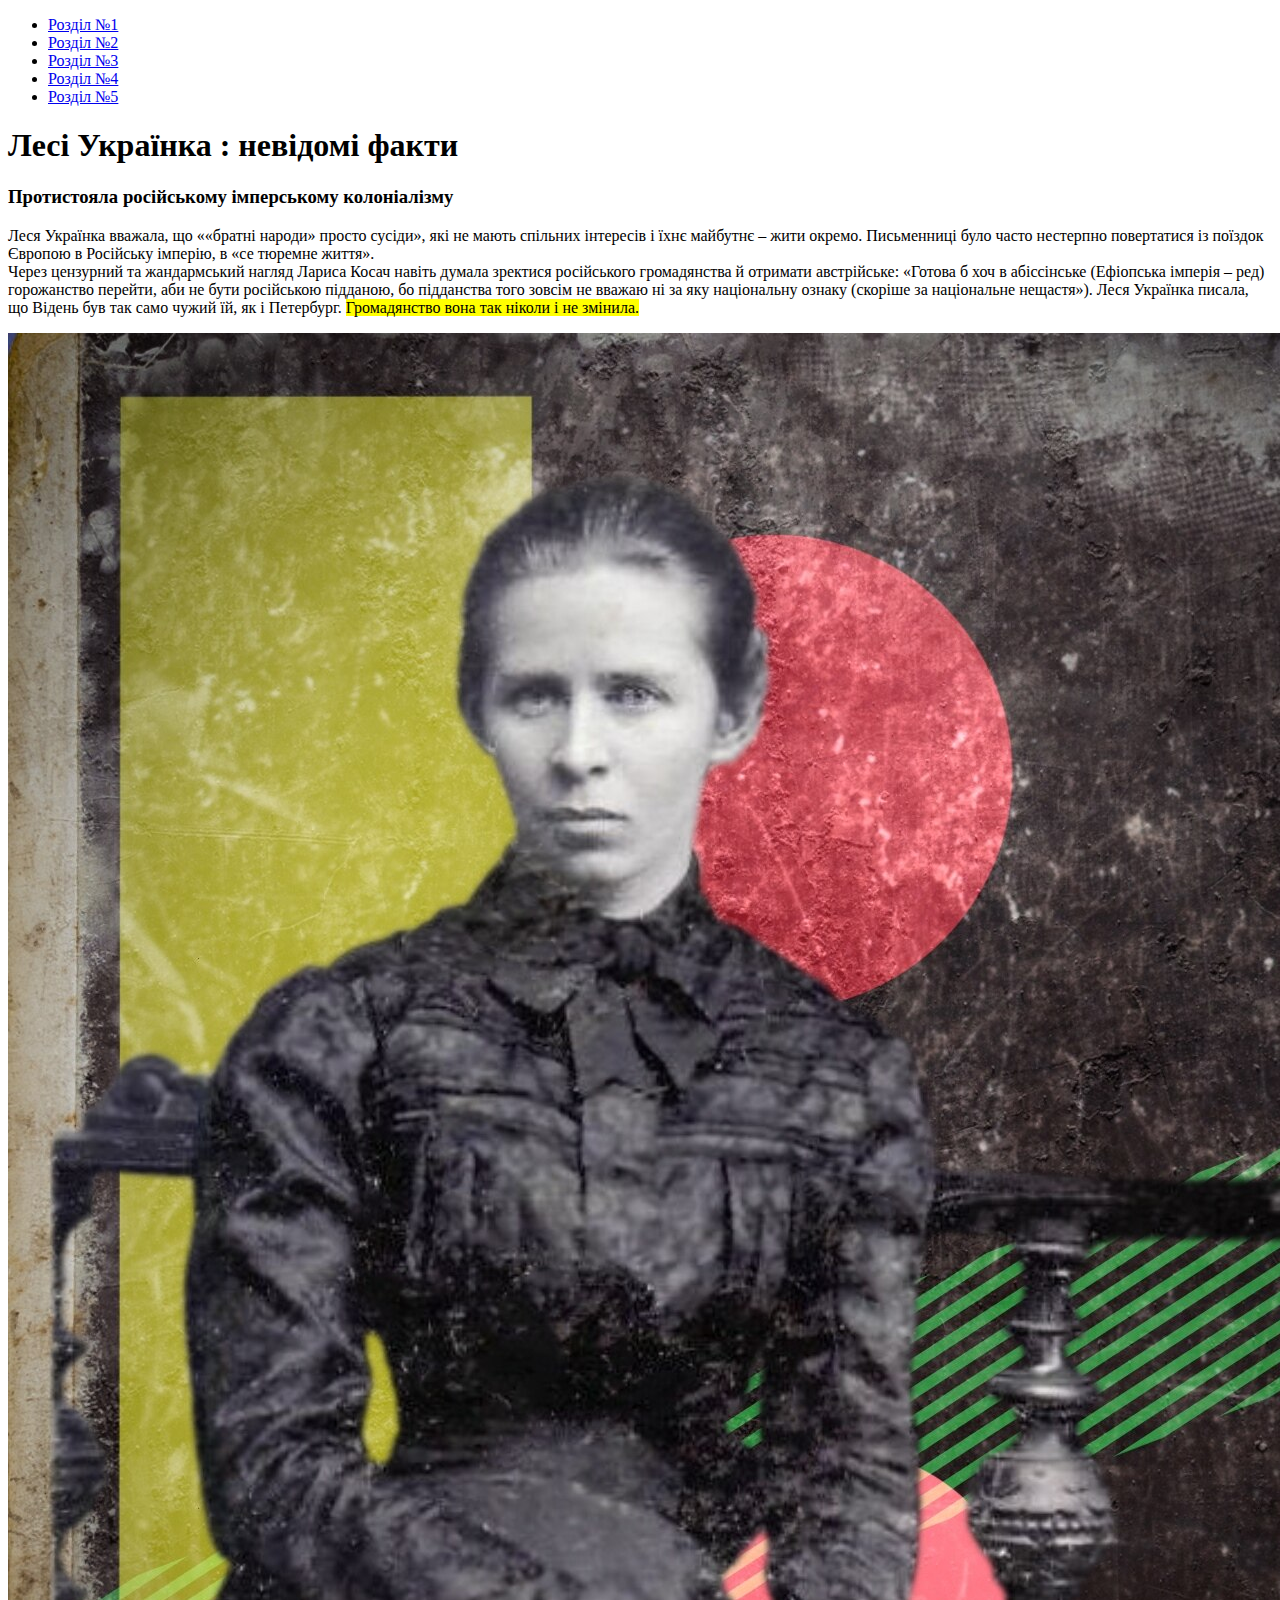
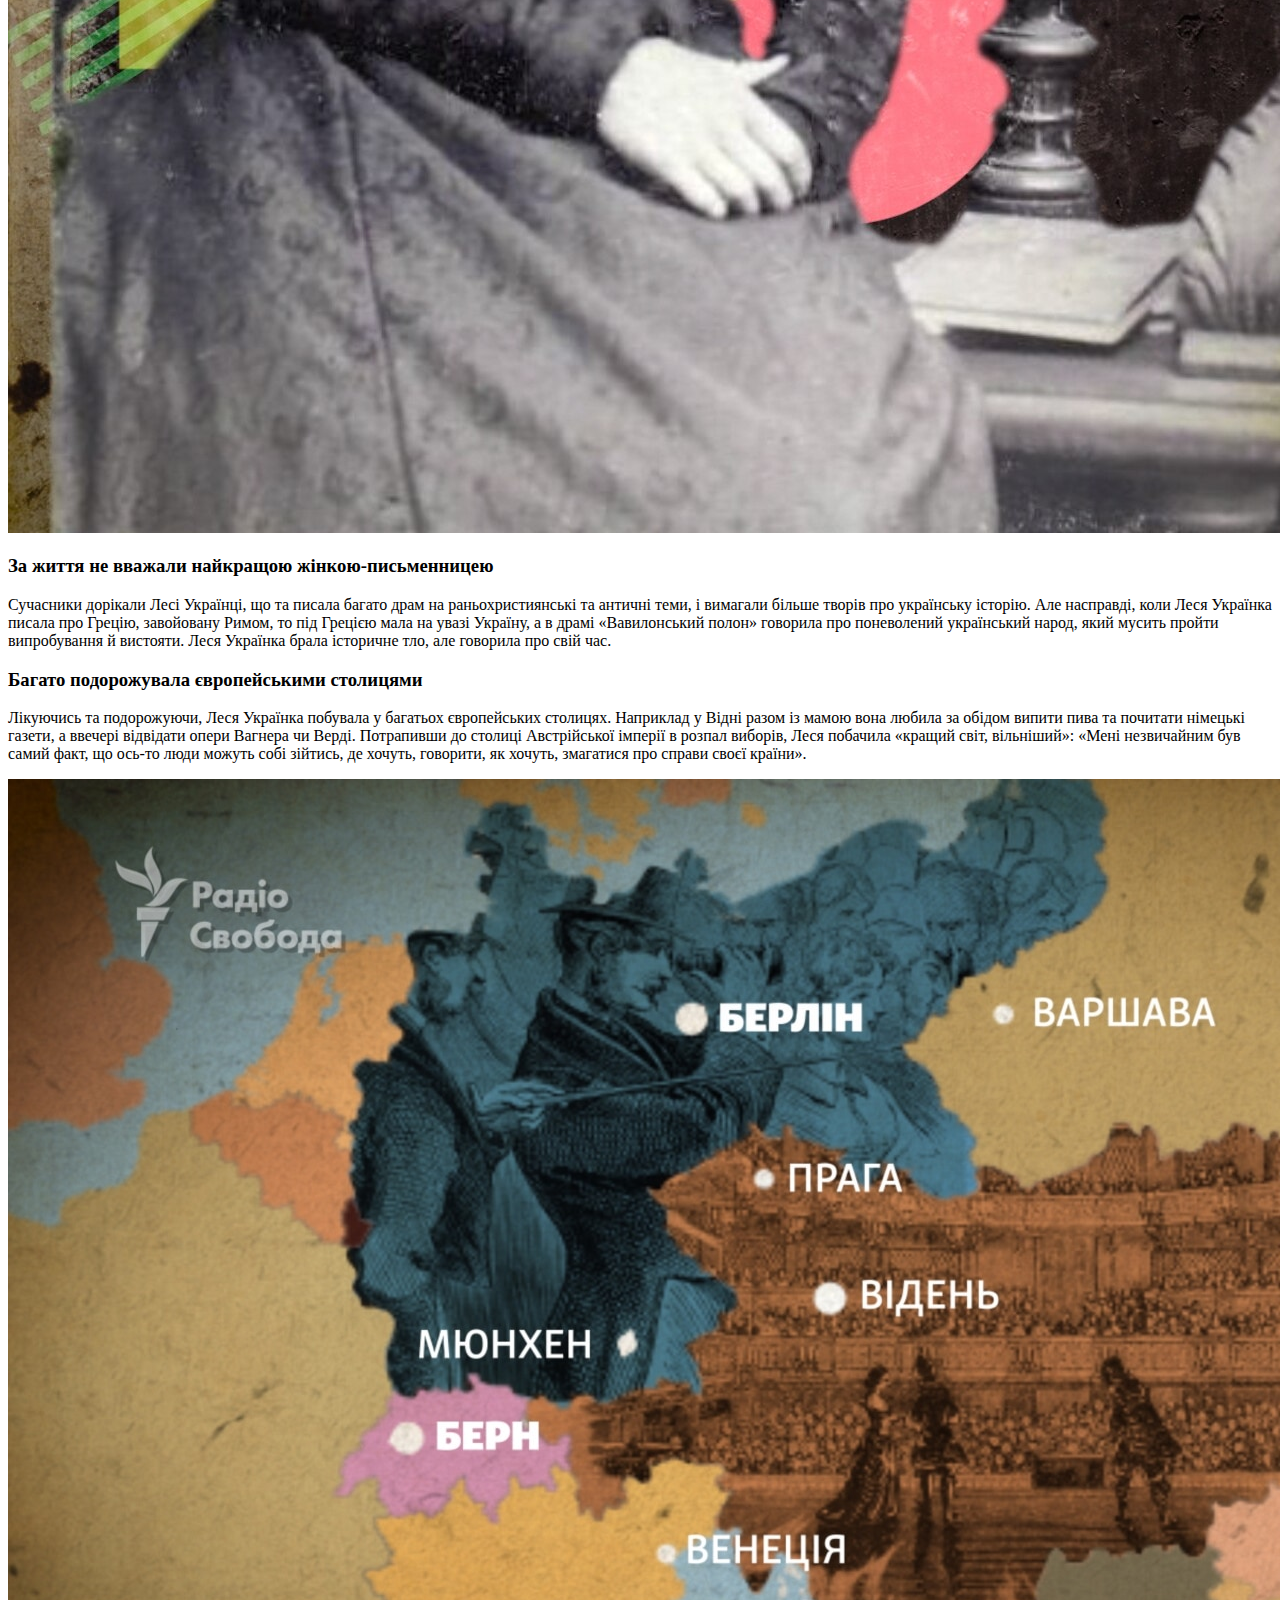
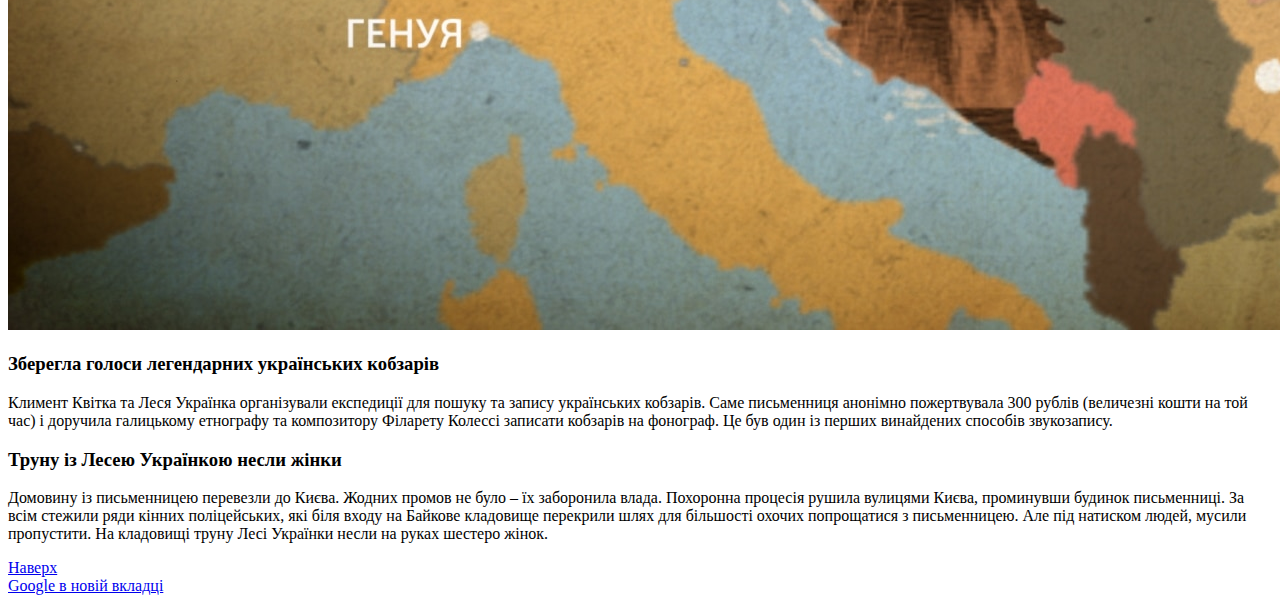
<file: lesson_02/index.html>
<!DOCTYPE html>
<html lang="en">
	<head>
		<meta charset="UTF-8">
		<meta name="viewport" content="width=device-width, initial-scale=1.0">
		<title>Document</title>
	</head>
	<body>
		<header>
			<p id="up"></p>
			<div>
				<ul>
					<li><a href="#section-1">Роздiл №1</a></li>
					<li><a href="#section-2">Роздiл №2 </a></li>
						<li><a href="#section-3">Роздiл №3</a></li>
						<li><a href="#section-4">Роздiл №4</a></li>
						<li><a href="#section-5">Роздiл №5</a></li>
					</ul>
					
				</div>

			</header>
			<main>
				<h1>Лесі Українка : невідомі факти</h1>
				<h3 id="section-1">Протистояла російському імперському колоніалізму</h3>
				<p>Леся Українка вважала, що ««братні народи» просто сусіди», які не мають
					спільних інтересів і їхнє майбутнє – жити окремо.

					Письменниці було часто нестерпно повертатися із поїздок Європою в Російську
					імперію, в «се тюремне життя». <br>Через цензурний та жандармський нагляд
					Лариса Косач навіть думала зректися російського громадянства й отримати
					австрійське: «Готова б хоч в абіссінське (Ефіопська імперія ‒ ред)
					горожанство перейти, аби не бути російською підданою, бо підданства того
					зовсім не вважаю ні за яку національну ознаку (скоріше за національне
					нещастя»). Леся Українка писала, що Відень був так само чужий їй, як і
					Петербург. <mark>Громадянство вона так ніколи і не змінила.</mark>

				</p>
				<img src="img.jpg" alt="Фото сидячи на лавцi">
				<h3 id="section-2">За життя не вважали найкращою жінкою-письменницею
				</h3>
				<p>Сучасники дорікали Лесі Українці, що та писала багато драм на
					раньохристиянські та античні теми, і вимагали більше творів про українську
					історію. Але насправді, коли Леся Українка писала про Грецію, завойовану
					Римом, то під Грецією мала на увазі Україну, а в драмі «Вавилонський полон»
					говорила про поневолений український народ, який мусить пройти випробування
					й вистояти. Леся Українка брала історичне тло, але говорила про свій час.

				</p>
				<h3 id="section-3">Багато подорожувала європейськими столицями</h3>
				<p>Лікуючись та подорожуючи, Леся Українка побувала у багатьох європейських
					столицях. Наприклад у Відні разом із мамою вона любила за обідом випити
					пива та почитати німецькі газети, а ввечері відвідати опери Вагнера чи
					Верді.

					Потрапивши до столиці Австрійської імперії в розпал виборів, Леся побачила
					«кращий світ, вільніший»: «Мені незвичайним був самий факт, що ось-то люди
					можуть собі зійтись, де хочуть, говорити, як хочуть, змагатися про справи
					своєї країни».</p>
				<img src="img1.jpg" alt="Карта краiн де вона подорожувала">
				<h3 id="section-4">Зберегла голоси легендарних українських кобзарів</h3>
				<p>Климент Квітка та Леся Українка організували експедиції для пошуку та
					запису українських кобзарів. Саме письменниця анонімно пожертвувала 300
					рублів (величезні кошти на той час) і доручила галицькому етнографу та
					композитору Філарету Колессі записати кобзарів на фонограф. Це був один із
					перших винайдених способів звукозапису.</p>
				<h3 id="section-5">Труну із Лесею Українкою несли жінки</h3>
				<p>Домовину із письменницею перевезли до Києва. Жодних промов не було ‒ їх
					заборонила влада. Похоронна процесія рушила вулицями Києва, проминувши
					будинок письменниці. За всім стежили ряди кінних поліцейських, які біля
					входу на Байкове кладовище перекрили шлях для більшості охочих попрощатися
					з письменницею. Але під натиском людей, мусили пропустити.

					На кладовищі труну Лесі Українки несли на руках шестеро жінок.</p>
			</main>
			<a href="#up">Наверх</a>
			<footer>
				<div>
					<a target="_blank" href="https://google.com">Google в новiй вкладцi</a>
				</div>
			</footer>

		</body>
	</html>
</file>
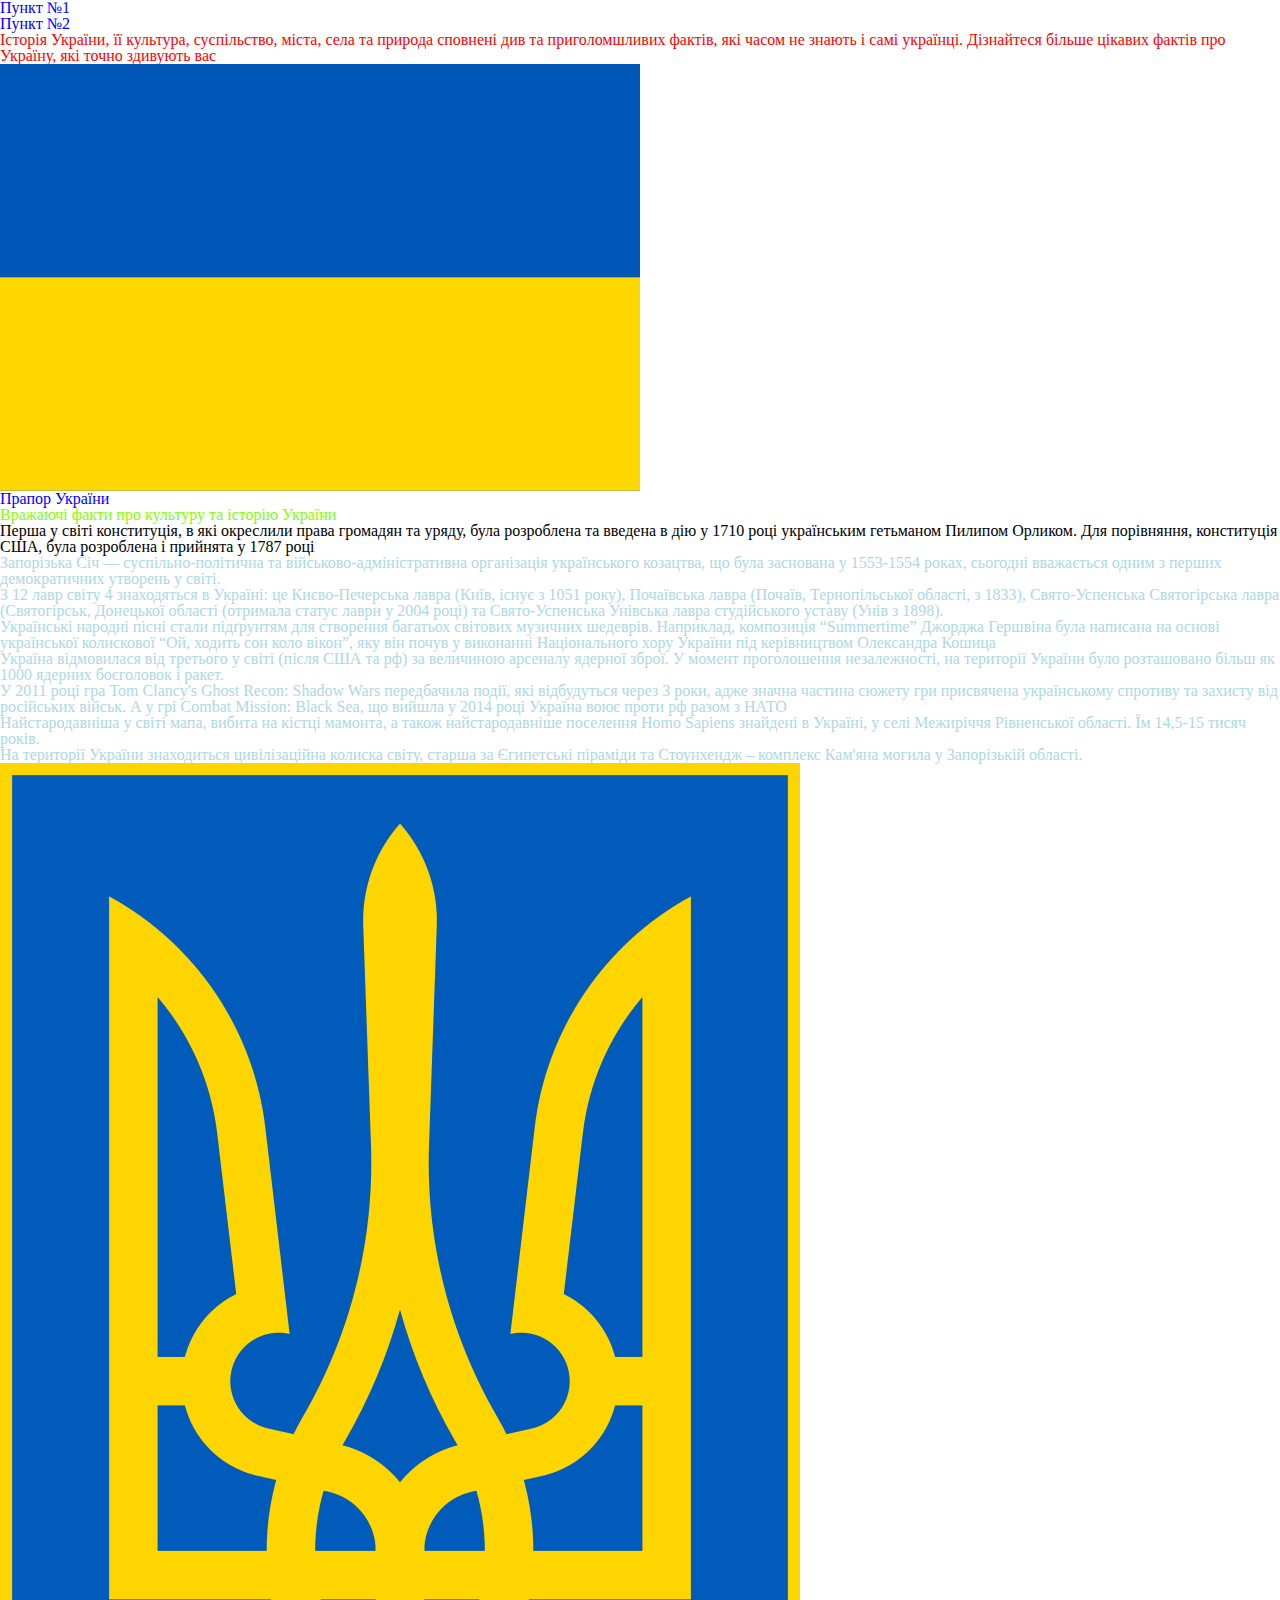
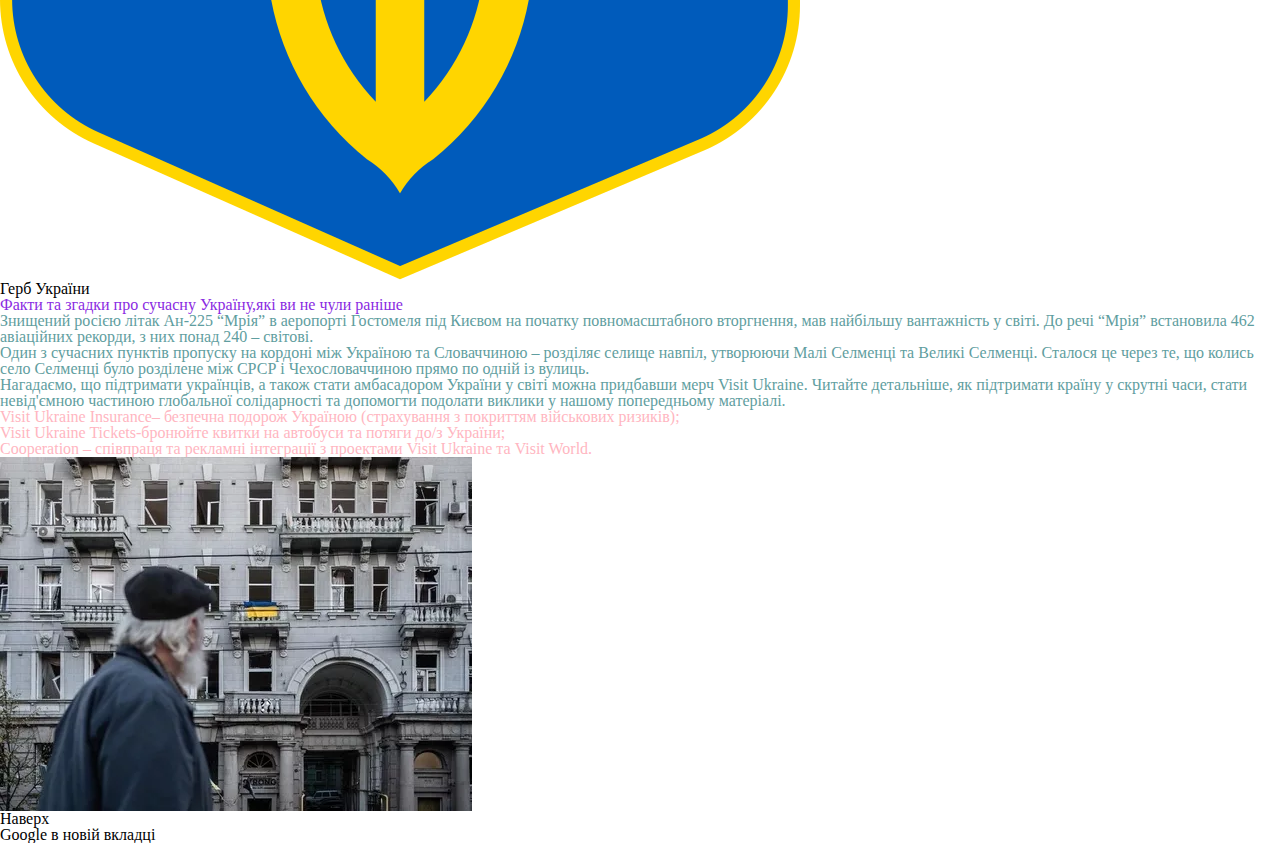
<file: lesson_03/index.html>
<!DOCTYPE html>
<html lang="uk">
	<head>
		<meta charset="UTF-8">
		<meta name="viewport" content="width=device-width, initial-scale=1.0">
		<link rel="stylesheet" href="css/style.css">
		<title>Document</title>
	</head>
	<body>
		<header class="head">
			<p id="up"></p>
			<div class="header-container">
				<ul class="navigation-list">
					<li class="navigation-item">
						<a href="#navigation_link" class="navigation-link">Пункт №1</a>
						<li class="navigation_item">
							<a href="#navigation_link-2" class="navigation-link">Пункт №2 </a>
						</li>
					</ul>
				</div>
			</header>
			<main class="main">
				<div class="main-container">
					<ul class="main-items">
						<li class="main-item">
							<h1 class="main-title">Історія України, її культура, суспільство,
								міста, села
								та природа сповнені див та приголомшливих фактів, які часом не знають і
								самі
								українці. Дізнайтеся більше цікавих фактів про Україну, які точно
								здивують вас</h1>
							<img class="main-image" src="img/flag_of_ukraine.webp"
								alt=" Фото прапору України">
							<p>Прапор України</p>
						</li>
					</ul>
				</div>
				<div class="history">
					<div class="history-list">
						<h2 id="section-1" class="history-title">Вражаючі факти про культуру та
							історію
							України</h2>
						<ul id="navigation_link" class="history-items">
							<li class="history-item">Перша у світі конституція, в які окреслили права
								громадян та уряду,
								була розроблена та введена в дію у 1710 році українським гетьманом
								Пилипом Орликом. Для порівняння, конституція США, була розроблена і
								прийнята у 1787 році</li>
							<li class="history-item">Запорізька Січ — суспільно-політична та
								військово-адміністративна
								організація українського козацтва, що була заснована у 1553-1554 роках,
								сьогодні вважається одним з перших демократичних утворень у світі.</li>
							<li class="history-item">З 12 лавр світу 4 знаходяться в Україні: це
								Києво-Печерська лавра
								(Київ, існує з 1051 року), Почаївська лавра (Почаїв, Тернопільської
								області, з 1833), Свято-Успенська Святогірська лавра (Святогірськ,
								Донецької області (отримала статус лаври у 2004 році) та
								Свято-Успенська
								Унівська лавра студійського уставу (Унів з 1898).</li>
							<li class="history-item">Українські народні пісні стали підґрунтям для
								створення багатьох
								світових музичних шедеврів. Наприклад, композиція “Summertime” Джорджа
								Гершвіна була написана на основі української колискової “Ой, ходить
								сон коло вікон”, яку він почув у виконанні Національного хору України
								під керівництвом Олександра Кошица</li>
							<li class="history-item">Україна відмовилася від третього у світі (після
								США та рф) за
								величиною арсеналу ядерної зброї. У момент проголошення незалежності,
								на території України було розташовано більш як 1000 ядерних боєголовок
								і ракет.</li>
							<li class="history-item">У 2011 році гра Tom Clancy's Ghost Recon: Shadow
								Wars передбачила
								події, які відбудуться через 3 роки, адже значна частина сюжету гри
								присвячена українському спротиву та захисту від російських військ.
								А
								у грі Combat Mission: Black Sea, що вийшла у 2014 році Україна воює
								проти рф разом з НАТО</li>
							<li class="history-item">Найстародавніша у світі мапа, вибита на
								кістці мамонта, а також
								найстародавніше поселення Homo Sapiens знайдені в Україні, у селі
								Межиріччя Рівненської області. Їм 14,5-15 тисяч років.</li>
							<li class="history-item">На території України знаходиться
								цивілізаційна колиска світу,
								старша за Єгипетські піраміди та Стоунхендж – комплекс Кам'яна могила у
								Запорізькій області.</li>
						</ul>
						<img class="history-image" src="img/gerb.webp" alt="фото гербу України">
					</div>
					<span>Герб України</span>
				</div>
				<div class="fact-country">
					<h2 id="navigation_link-2" class="fact-title">Факти та згадки про сучасну
						Україну,які ви не чули раніше</h2>
					<ol class="fact-list">
						<li class="fact-item">Знищений росією літак Ан-225 “Мрія” в аеропорті
							Гостомеля
							під
							Києвом на початку повномасштабного вторгнення, мав найбільшу
							вантажність у світі. До речі “Мрія” встановила 462 авіаційних
							рекорди, з них понад 240 – світові.</li>
						<li class="fact-item">Один з сучасних пунктів пропуску на кордоні між
							Україною та
							Словаччиною – розділяє селище навпіл, утворюючи Малі Селменці та
							Великі
							Селменці. Сталося це через те, що колись село Селменці було розділене
							між СРСР і Чехословаччиною прямо по одній із вулиць.</li>
						<li class="fact-item">Нагадаємо, що підтримати українців, а також стати
							амбасадором
							України у світі можна придбавши мерч Visit Ukraine. Читайте
							детальніше, як підтримати країну у скрутні часи, стати невід'ємною
							частиною глобальної солідарності та допомогти подолати виклики у
							нашому
							попередньому матеріалі.</li>
					</ol>
				</div>
				<ul class="nav">
					<li><a
							href="https://visitukraine.today/uk/insurance/war-risks-insurance">Visit
							Ukraine Insurance– безпечна подорож Україною (страхування з покриттям
							військових ризиків);</a></li>
					<li><a href="https://visitukraine.today/uk/tickets/bus-tickets">Visit
							Ukraine Tickets-бронюйте квитки на автобуси та потяги до/з
							України;</a></li>
					<li><a
							href="https://www.instagram.com/visitukraine_cooperation/">Cooperation –
							співпраця та рекламні інтеграції з проектами Visit Ukraine та Visit
							World.</a></li>
				</ul>
				<img src="img/PMiXtK6t5JSJGMQ38EGCj9Igzn173gNVIReYZTyp.webp"
					alt="Мужщина на фонi будинку">
			</main>
			<a href="#up">Наверх</a>

			<footer>
				<div>
					<a target="_blank" href="https://google.com">Google в новiй вкладцi</a>
				</div>
			</footer>

		</body>
	</html>
</file>
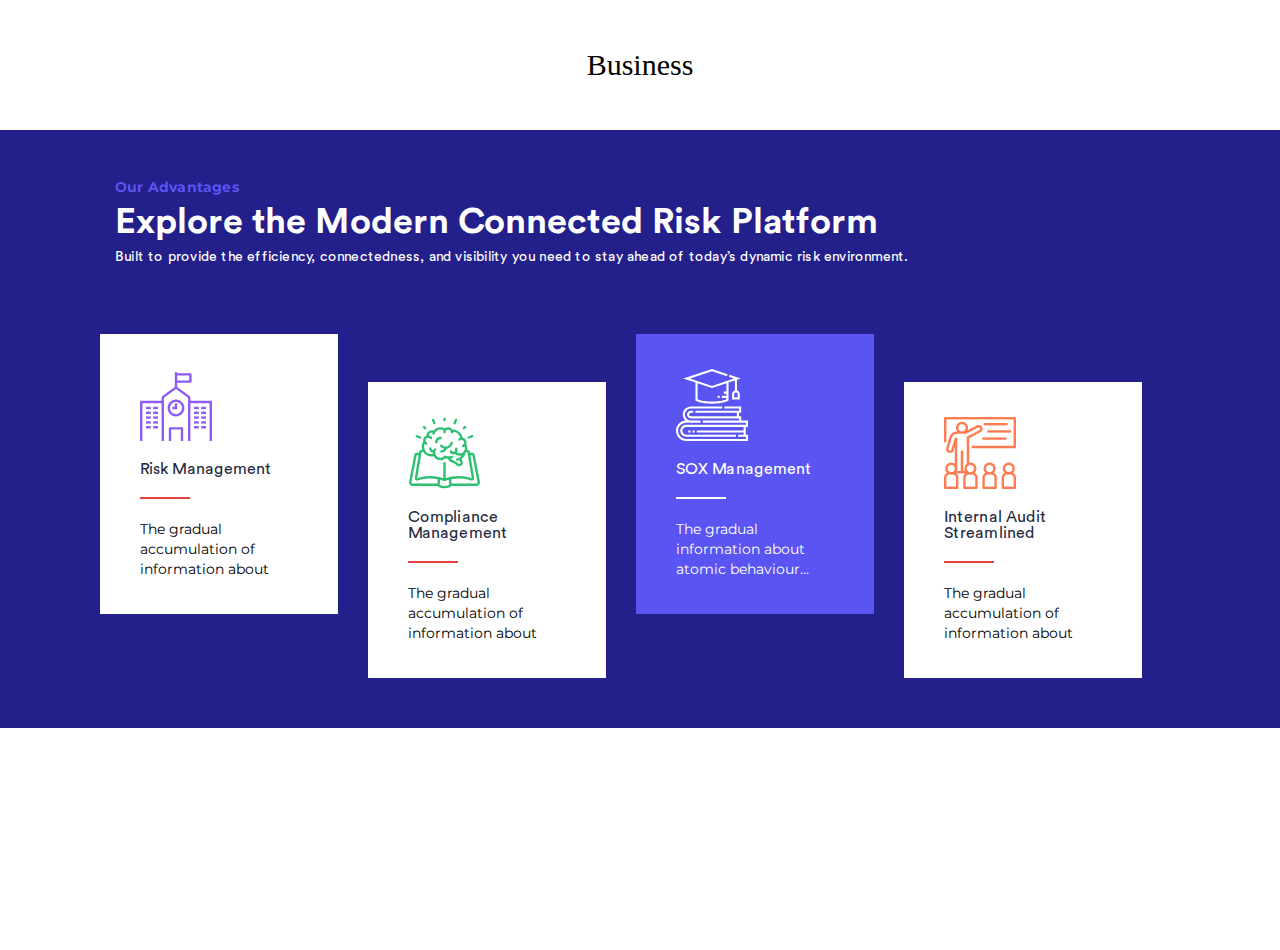
<file: lesson_05/index.html>
<!DOCTYPE html>
<html lang="uk">
	<head>
		<meta charset="UTF-8">
		<meta name="viewport" content="width=device-width, initial-scale=1.0">
		<link rel="stylesheet" href="css/style.css">
		<title>lesson_05</title>
	</head>
	<body>
		<header class="head">
			<link
				href="https://fonts.googleapis.com/css?family=Montserrat:100,200,300,regular,500,600,700,800,900,100italic,200italic,300italic,italic,500italic,600italic,700italic,800italic,900italic"
				rel="stylesheet" />

		</header>

		<main class="main">
			<h1 class="business">Business</h1>
			<div class="layout">
				<div class="layout-content">
					<p class="layout-item">Our Advantages</p>
					<h2 class="layout-title">Explore the Modern Connected Risk Platform
					</h2>
					<p class="content">Built to provide the efficiency, connectedness,
						and visibility you need to stay ahead of today’s dynamic risk
						environment.</p>
				</div>
				<div class="cards-container">
					<div class="carts">
						<div class=" cart cart1">
							<img class="cart1-image" src="img/icon_01.svg" alt="icon">
							<h2 class="cart-title">Risk Management </h2>
							<p class="cart-space"></p>
							<p class="cart-text">The gradual
								accumulation of
								information about </p>
						</div>
						<div class=" cart cart2">
							<img class="cart-image" src="img/icon_02.svg" alt="icon">
							<h2 class="cart-title">Compliance Management</h2>
							<p class="cart-space"></p>
							<p class="cart-text">The gradual
								accumulation of
								information about </p>
						</div>
						<div class="cart cart3">
							<img class="cart-image" src="img/icon_03.svg" alt="icon">
							<h2 class="cart-title">SOX Management</h2>
							<p class="cart-space"></p>
							<p class="cart-text">The gradual
								information about
								atomic behaviour...</p>
						</div>
						<div class="cart cart4">
							<img class="cart-image" src="img/icon_04.png" alt="icon">
							<h2 class="cart-title">Internal Audit Streamlined
							</h2>
							<p class="cart-space"></p>
							<p class="cart-text">The gradual
								accumulation of
								information about </p>
						</div>
					</div>
				</div>
			</div>

			<!-- <div class="ecobazar-container">
				<h1>Тест завдання</h1>
				<h2 class="ecobazar">Maecenas lacinia felis nec placerat
					sollicitudin.
					Quisque placerat dolor at scelerisque imperdiet. Phasellus tristique felis
					dolor.</h2>
				<p class="ecobazar-text">Maecenas elementum in risus sed condimentum. Duis
					convallis ante ac tempus maximus. Fusce malesuada sed velit ut dictum.
					Morbi faucibus vitae orci at euismod. Integer auctor augue in erat
					vehicula, quis fermentum ex finibus.</p>
				<p class="ecobazar-text">Mauris pretium elit a dui pulvinar, in ornare
					sapien euismod. Nullam interdum nisl ante, id feugiat quam euismod
					commodo.
					Sed ultrices lectus ut iaculis rhoncus. Aenean non dignissim justo, at
					fermentum turpis. Sed molestie, ligula ut molestie ultrices, tellus ligula
					viverra neque, malesuada consectetur diam sapien volutpat risus.
					Quisque eget tortor lobortis, facilisis metus eu, elementum est. Nunc sit
					amet erat quis ex convallis suscipit. ur ridiculus mus.</p>
			</div> -->

		</main>

		<footer>

		</footer>

	</body>
</html>
</file>
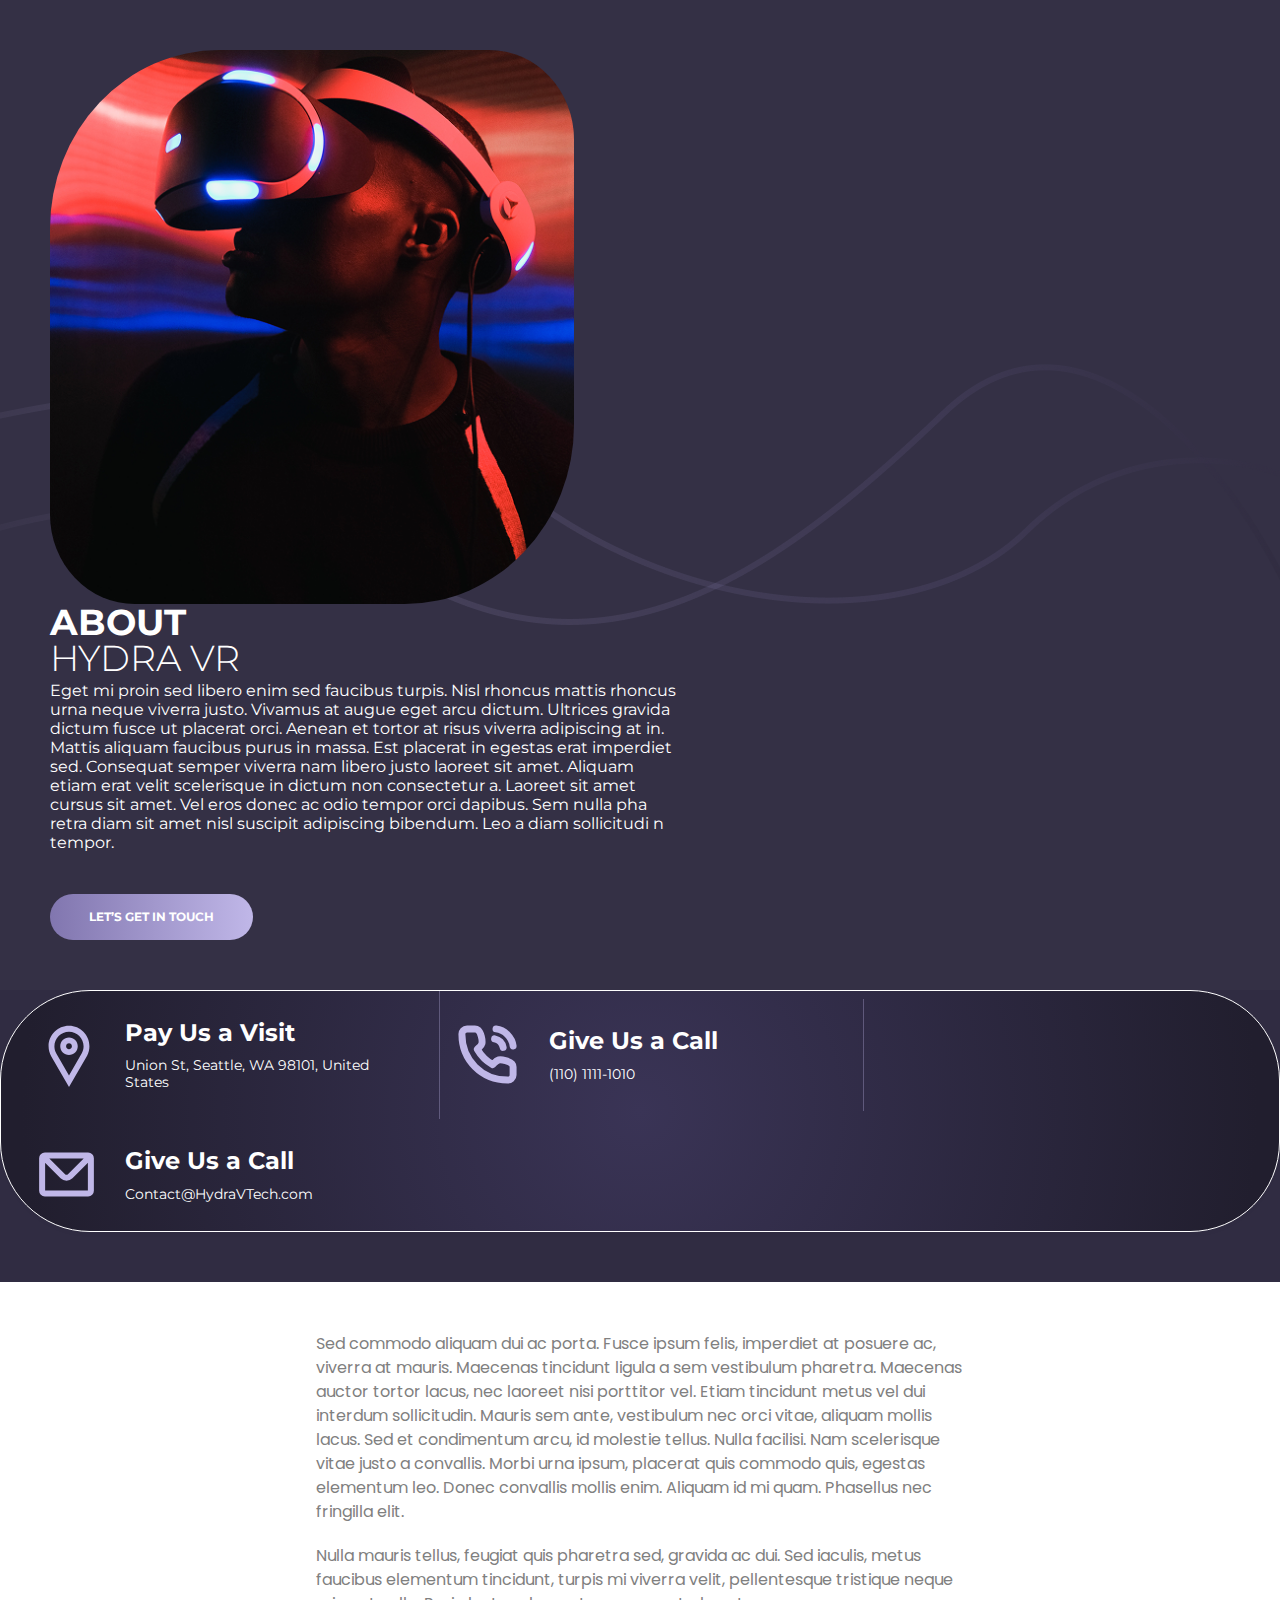
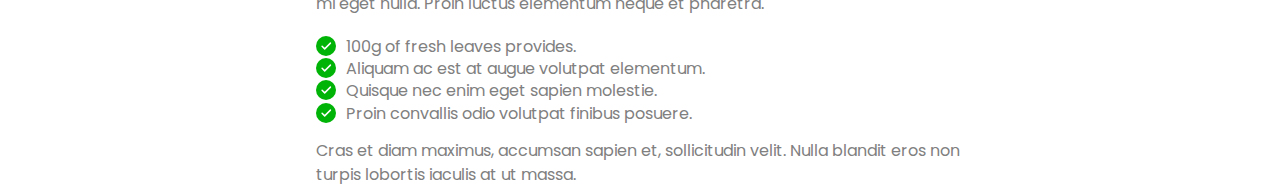
<file: lesson_06/index.html>
<!DOCTYPE html>
<html lang="uk">
	<head>
		<meta charset="UTF-8">
		<meta name="viewport" content="width=device-width, initial-scale=1.0">
		<link rel="stylesheet" href="css/style.css">
		<title>lesson_06</title>
	</head>
	<body>
		<div class="wrapper">
			<header class="head">
				<link href="https://fonts.googleapis.com/css?family=Poppins:regular"
					rel="stylesheet" />
				<link
					href="https://fonts.googleapis.com/css?family=Montserrat:300,regular,500,600,700,800,900"
					rel="stylesheet" />
			</header>

			<main class="main">
				<div class="container">
					<div class="hydra">
						<div class="hydra-container">
							<img src="img/hydra.png" alt class="hydra-image">
							<div class="hydra-description">
								<h1 class="title ">ABOUT <br>
									<span>HYDRA VR</span>
								</h1>
								<p class="hydra-text">Eget mi proin sed libero enim sed faucibus turpis.
									Nisl rhoncus mattis rhoncus
									urna neque viverra justo. Vivamus at augue eget arcu dictum. Ultrices
									gravida
									dictum fusce ut placerat orci. Aenean et tortor at risus viverra
									adipiscing at in.
									Mattis aliquam faucibus purus in massa. Est placerat in egestas erat
									imperdiet
									sed. Consequat semper viverra nam libero justo laoreet sit amet.
									Aliquam
									etiam erat velit scelerisque in dictum non consectetur a. Laoreet sit
									amet
									cursus sit amet. Vel eros donec ac odio tempor orci dapibus. Sem nulla
									pha
									retra diam sit amet nisl suscipit adipiscing bibendum. Leo a diam
									sollicitudi
									n tempor.</p>
								<a href="#" class="hydra-button">LET’S GET IN TOUCH</a>
							</div>
						</div>
					</div>
					<div class="navihations">
						<div class="navihations-container">
							<div class="navihation location">
								<p>Pay Us a Visit</p>
								<a href="#">Union St, Seattle, WA 98101, United
									States</a>
							</div>
							<div class="navihation phone">
								<p>Give Us a Call</p>
								<a href="#">(110) 1111-1010</a>
							</div>
							<div class="navihation mail">
								<p>Give Us a Call</p>
								<a href="#">Contact@HydraVTech.com</a>
							</div>
						</div>
					</div>

					<div class="ekobazar">
						<p>Sed commodo aliquam dui ac porta. Fusce ipsum felis,
							imperdiet at posuere ac, viverra at mauris. Maecenas tincidunt ligula a
							sem vestibulum pharetra. Maecenas auctor tortor lacus, nec laoreet nisi
							porttitor vel. Etiam tincidunt metus vel dui interdum sollicitudin.
							Mauris sem ante, vestibulum nec orci vitae, aliquam mollis lacus. Sed et
							condimentum arcu, id molestie tellus. Nulla facilisi. Nam scelerisque
							vitae justo a convallis. Morbi urna ipsum, placerat quis commodo quis,
							egestas elementum leo. Donec convallis mollis enim. Aliquam id mi quam.
							Phasellus nec fringilla elit.

						</p>
						<p>Nulla mauris tellus, feugiat quis pharetra sed, gravida ac
							dui. Sed
							iaculis, metus faucibus elementum tincidunt, turpis mi viverra velit,
							pellentesque tristique neque mi eget nulla. Proin luctus elementum neque
							et pharetra.</p>
						<ul>
							<li>100g of fresh leaves provides.</li>
							<li>Aliquam ac est at augue volutpat elementum.</li>
							<li>Quisque nec enim eget sapien molestie.</li>
							<li>Proin convallis odio volutpat finibus posuere.</li>
						</ul>
						<p>Cras et diam maximus, accumsan sapien et, sollicitudin
							velit. Nulla blandit eros non turpis lobortis iaculis at ut massa. </p>
					</div>
				</div>
			</main>

			<footer class="footer"></footer>
		</div>
	</body>
</html>
</file>
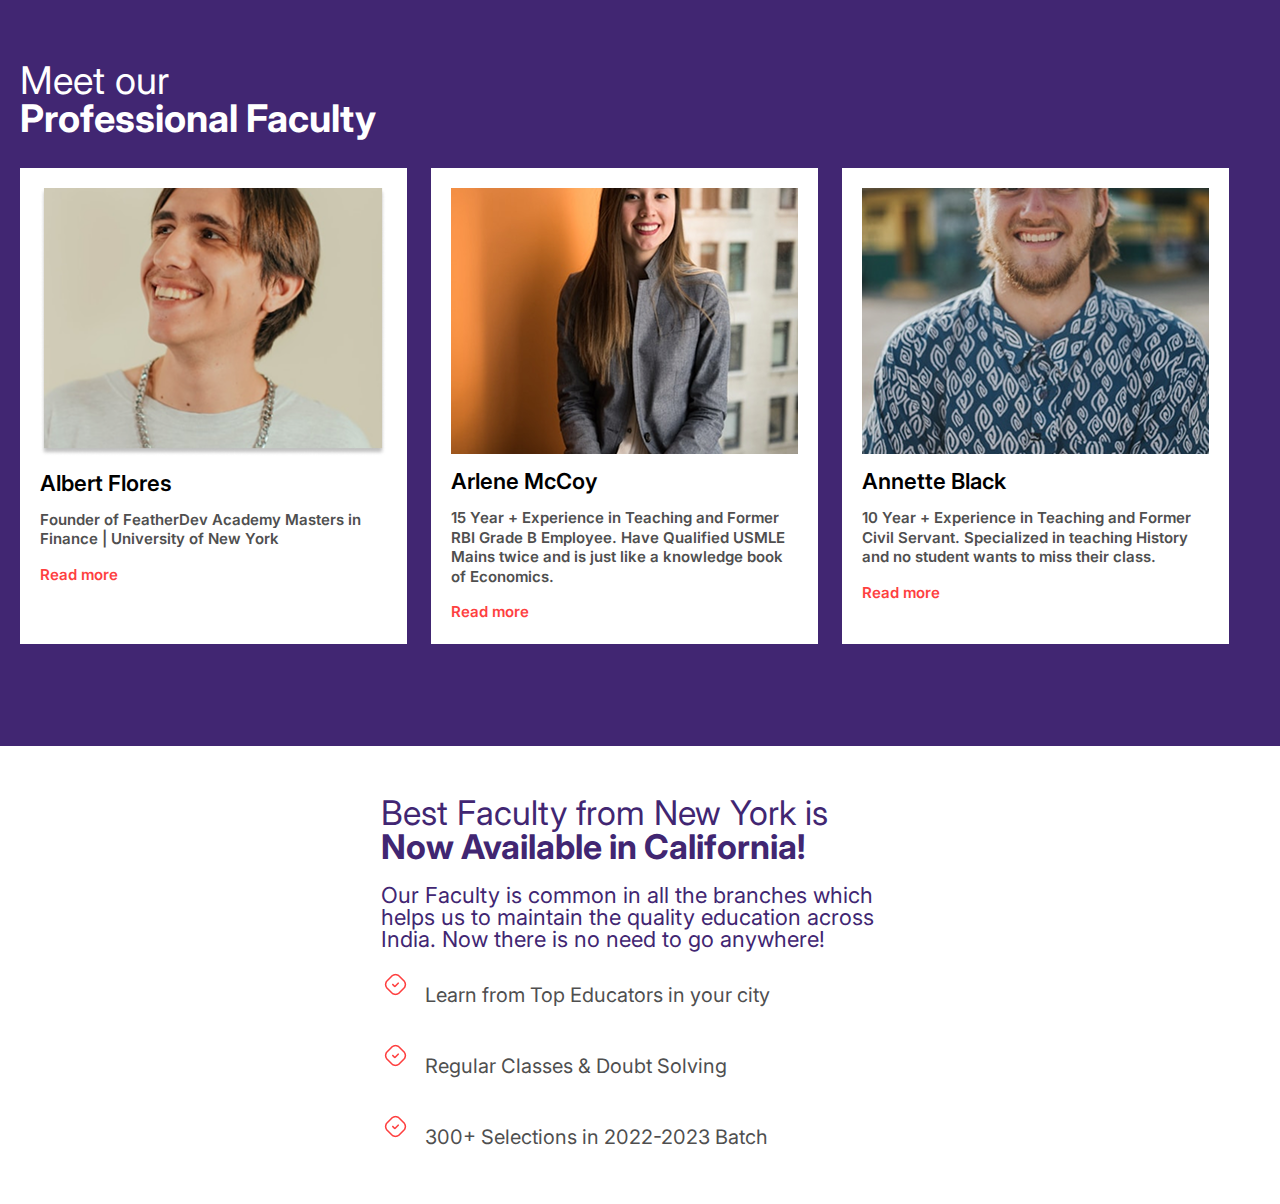
<file: lesson_07/index.html>
<!DOCTYPE html>
<html lang="uk">
	<head>
		<meta charset="UTF-8">
		<meta name="viewport" content="width=device-width, initial-scale=1.0">
		<link rel="stylesheet" href="css/style.css">
		<title>lesson_06</title>
	</head>
	<body>
		<div class="wrapper">
			<header class="head">
				<link
					href="https://fonts.googleapis.com/css?family=Inter:100,200,300,regular,500,600,700,800,900"
					rel="stylesheet" />
			</header>

			<main class="main">
				<div class="container">
					<div class="business">
						<div class="business-container">
							<h1>Meet our <br> <span>Professional Faculty</span></h1>
							<ul class="busines-content">
								<li><img src="img/image1.png"
										alt="Зображення усміхненого молодого чоловіка в профіль."></li>
								<li>Albert Flores</li>
								<li>Founder of FeatherDev Academy
									Masters in Finance | University of New York</li>
								<li><a href="#">Read more</a></li>
							</ul>
							<ul class="busines-content">
								<li><img src="img/image2.png"
										alt="Зображення молодої жінки з довгою прямою зачіскою, яка усміхається."></li>
								<li>Arlene McCoy</li>
								<li>15 Year + Experience in Teaching and Former RBI Grade B Employee.
									Have Qualified USMLE Mains twice and is just like a knowledge book of
									Economics.</li>
								<li><a href="#">Read more</a></li>
							</ul>
							<ul class="busines-content">
								<li><img src="img/image3.png"
										alt="Крупний план щасливого бородатого чоловіка в сорочці з абстрактним принтом."></li>
								<li>Annette Black</li>
								<li>10 Year + Experience in Teaching and Former Civil Servant.
									Specialized in teaching History and no student wants to miss their
									class.</li>
								<li><a href="#">Read more</a></li>
							</ul>
						</div>
					</div>
					<div class="best-faculty">
						<div class="best-faculty-container">
							<h1>Best Faculty from New York is <br><span> Now Available in
									California!</span></h1>
							<p>Our Faculty is common in all the branches which helps us to maintain
								the quality education across India. Now there is no need to go
								anywhere!</p>
							<ul>
								<li>Learn from Top Educators in your city</li>
								<li>Regular Classes & Doubt Solving</li>
								<li>300+ Selections in 2022-2023 Batch</li>
							</ul>
						</div>
					</div>
				</div>
			</main>

			<footer class="footer"></footer>
		</div>
	</body>
</html>
</file>
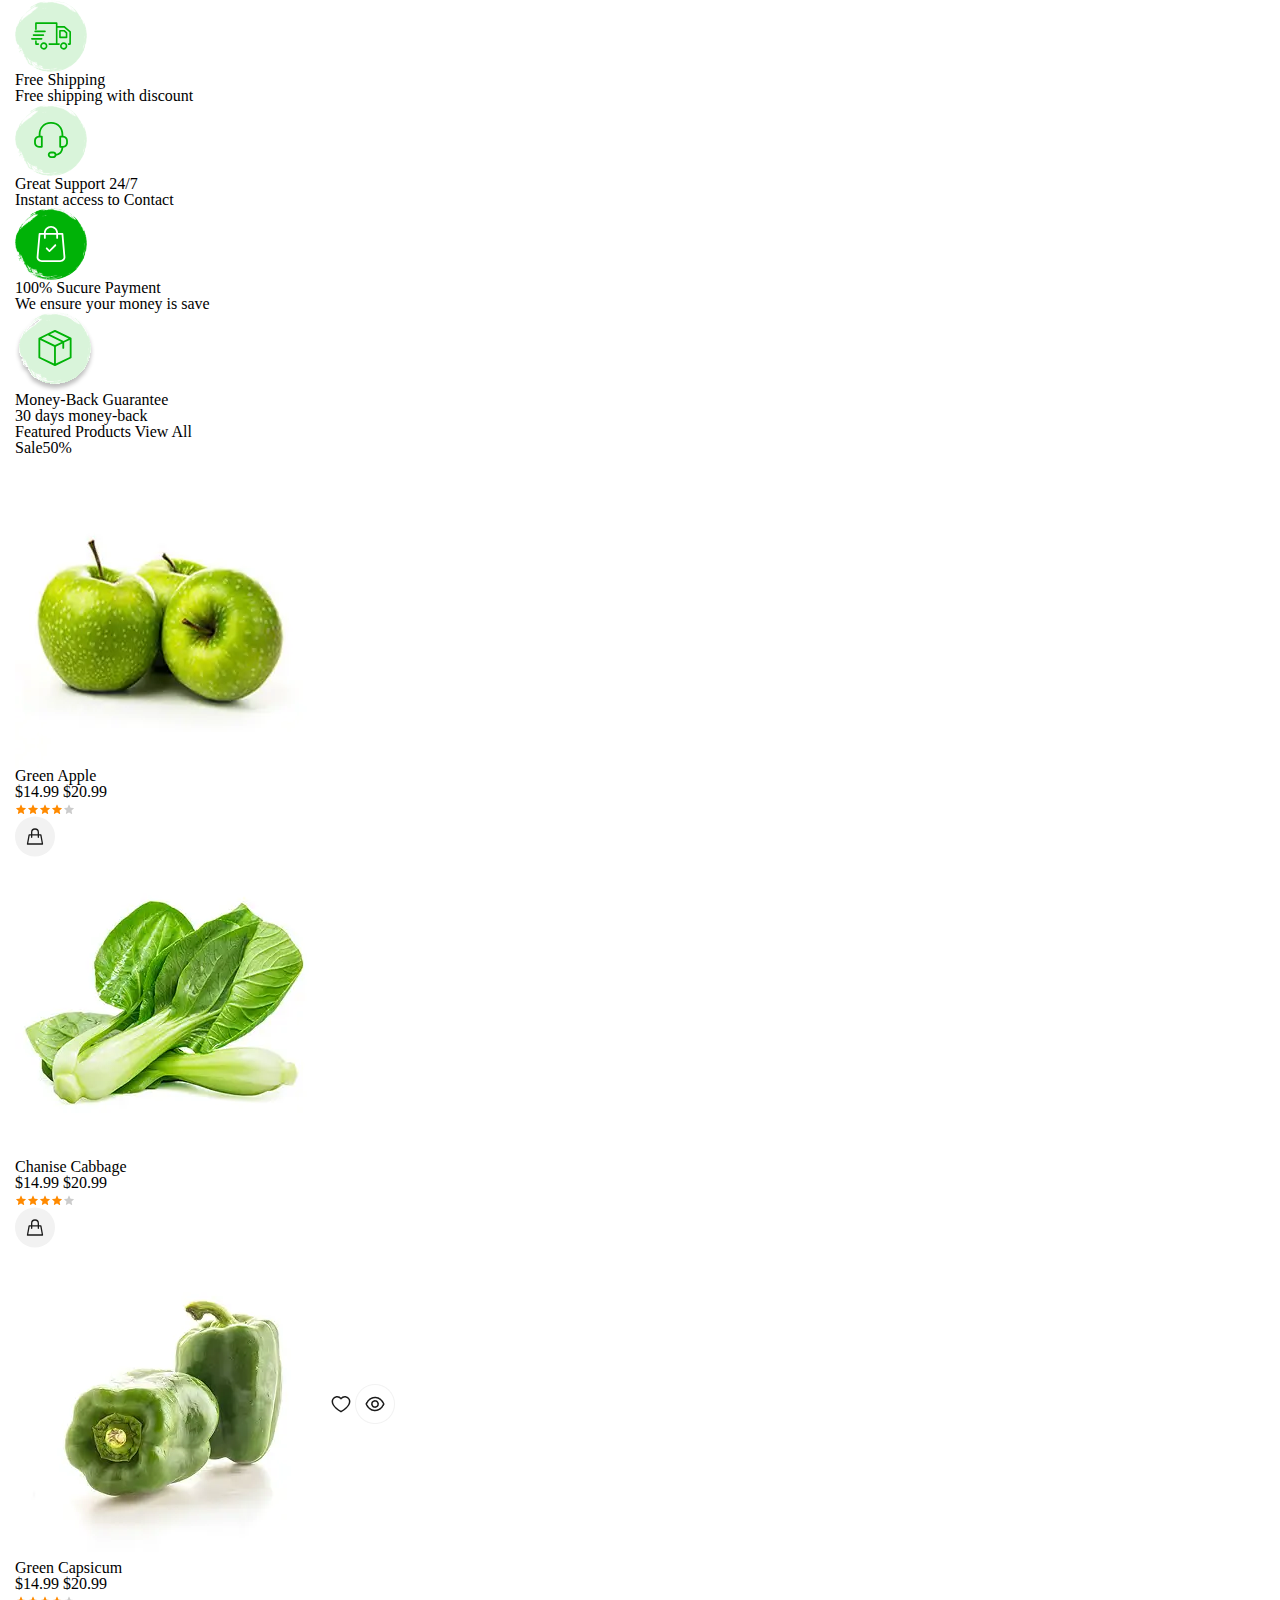
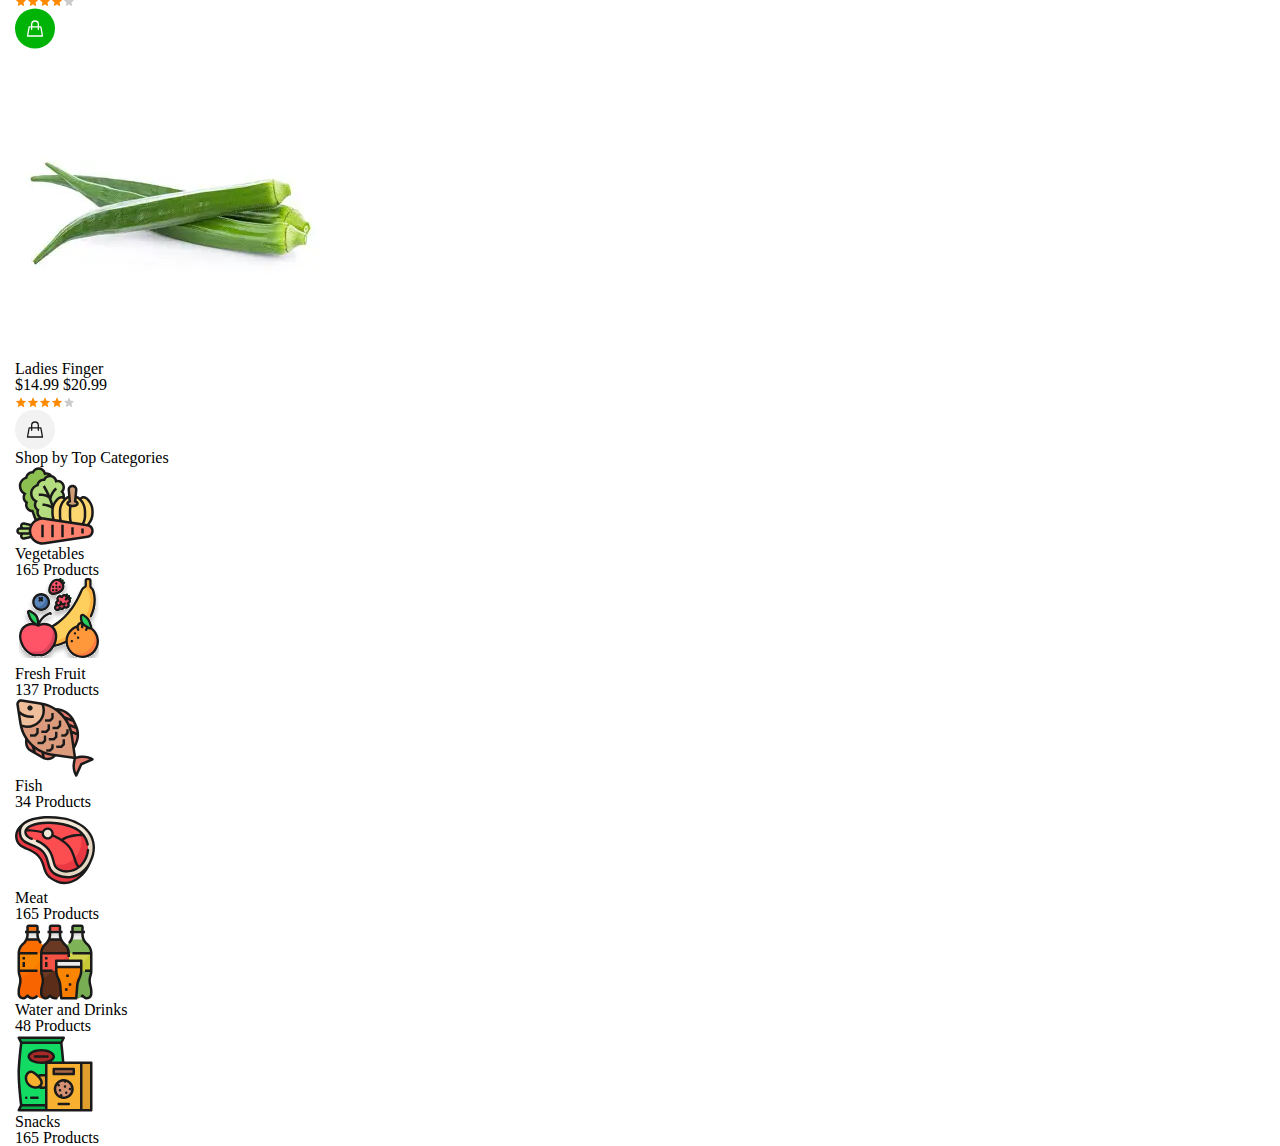
<file: lesson_09/index.html>
<!DOCTYPE html>
<html lang="uk">
	<head>
		<meta charset="UTF-8">
		<meta name="viewport" content="width=device-width, initial-scale=1.0">
		<link rel="stylesheet" href="css/style.css">
		<title>lesson_09</title>
	</head>
	<body>
		<div class="wrapper">
			<header class="head">
			</header>

			<main class="main">
				<div class="container">
					<div class="products">
						<div class="products__container">
							<div class="products__items">
								<div class="products__column">
									<img src="img/products-icon_01.svg" alt="icon" class="products__image">
									<h3 class="products__title">Free Shipping</h3>
									<div class="products__text">
										<p>Free shipping with discount</p>
									</div>
								</div>
								<div class="products__column">
									<img src="img/products-icon_02.svg" alt="icon" class="products__image">
									<h3 class="products__title">Great Support 24/7</h3>
									<div class="products__text">
										<p>Instant access to Contact</p>
									</div>
								</div>
								<div class="products__column">
									<img src="img/products-icon_03.svg" alt="icon" class="products__image">
									<h3 class="products__title">100% Sucure Payment</h3>
									<div class="products__text">
										<p>We ensure your money is save</p>
									</div>
								</div>
								<div class="products__column">
									<img src="img/products-icon_04.svg" alt="icon" class="products__image">
									<h3 class="products__title">Money-Back Guarantee</h3>
									<div class="products__text">
										<p>30 days money-back</p>
									</div>
								</div>
							</div>
						</div>
					</div>
					<div class="feature-products">
						<div class="feature-products__container">
							<h2 class="feature-products__title">Featured Products
								View All</h2>
							<div class="feature-products__carts">
								<div class="feature-products__cart">
									<p class="feature-products__sale">Sale50%</p>
									<img src="img/products-image_01.webp" alt="Photo apples"
										class="feature-products__image">
									<p class="feature-products__text">Green Apple</p>
									<p class="feature-products__price">
										<span>$14.99</span>
										<span>$20.99</span>
									</p>
									<div class="feature-products__rating">
										<img src="img/rating.svg" alt=" Icon stars">
									</div>
									<img src="img/basket.svg" alt="Icon basket"
										class="feature-products__basket">
								</div>
								<div class="feature-products__cart">
									<img src="img/products-image_02.webp" alt="Photo cabbage"
										class="feature-products__image">
									<p class="feature-products__text">Chanise Cabbage</p>
									<p class="feature-products__price">
										<span>$14.99
											$20.99</span>
									</p>
									<div class="feature-products__rating">
										<img src="img/rating.svg" alt=" Icon stars">
									</div>
									<img src="img/basket.svg" alt="Icon basket"
										class="feature-products__basket">
								</div>
								<div class="feature-products__cart">
									<img src="img/products-image_03.webp" alt
										class="feature-products__image">
									<img src="img/heart.svg" alt="Icon heart"
										class="feature-products__heart">
									<img src="img/quick-view.png" alt="Icon eye"
										class="feature-products__view">
									<p class="feature-products__text">Green Capsicum</p>
									<p class="feature-products__price">
										<span>$14.99
											$20.99</span>
									</p>
									<div class="feature-products__rating">
										<img src="img/rating.svg" alt=" Icon stars">
									</div>
									<img src="img/basket-green.svg" alt="Icon basket"
										class="feature-products__basket feature-products__basket--green ">
								</div>
								<div class="feature-products__cart">
									<img src="img/products-image_04.webp" alt
										class="feature-products__image">
									<p class="feature-products__text">Ladies Finger</p>
									<p class="feature-products__price">
										<span>$14.99
											$20.99</span>
									</p>
									<div class="feature-products__rating">
										<img src="img/rating.svg" alt=" Icon stars">
									</div>
									<img src="img/basket.svg" alt="Icon basket"
										class="feature-products__basket">
								</div>
							</div>
						</div>
					</div>
					<div class="top-categories">
						<div class="top-categories__container">
							<h2 class="top-categories__title ">Shop by Top Categories</h2>
							<div class="top-categories__items categories-top">
								<div class="categories-top__item">
									<img src="img/top-categories_1.svg" alt="#"
										class="categories-top__image">
									<h3 class="categories-top__title">Vegetables</h3>
									<p class="categories-top__text">165 Products</p>
								</div>
								<div class="categories-top__item">
									<img src="img/top-categories_2.svg" alt="#"
										class="categories-top__image">
									<h3 class="categories-top__title">Fresh Fruit</h3>
									<p class="categories-top__text">137 Products</p>
								</div>
								<div class="categories-top__item">
									<img src="img/top-categories_3.svg" alt="#"
										class="categories-top__image">
									<h3 class="categories-top__title">Fish</h3>
									<p class="categories-top__text"> 34 Products</p>
								</div>
								<div class="categories-top__item">
									<img src="img/top-categories_4.svg" alt="#"
										class="categories-top__image">
									<h3 class="categories-top__title">Meat</h3>
									<p class="categories-top__text"> 165 Products</p>
								</div>
								<div class="categories-top__item">
									<img src="img/top-categories_5.svg" alt="#"
										class="categories-top__image">
									<h3 class="categories-top__title">Water and Drinks</h3>
									<p class="categories-top__text"> 48 Products</p>
								</div>
								<div class="categories-top__item">
									<img src="img/top-categories_6.svg" alt="#"
										class="categories-top__image">
									<h3 class="categories-top__title">Snacks</h3>
									<p class="categories-top__text"> 165 Products</p>
								</div>

							</div>
						</div>
					</div>
				</div>
			</main>

			<footer class="footer"></footer>
		</div>
	</body>
</html>
</file>
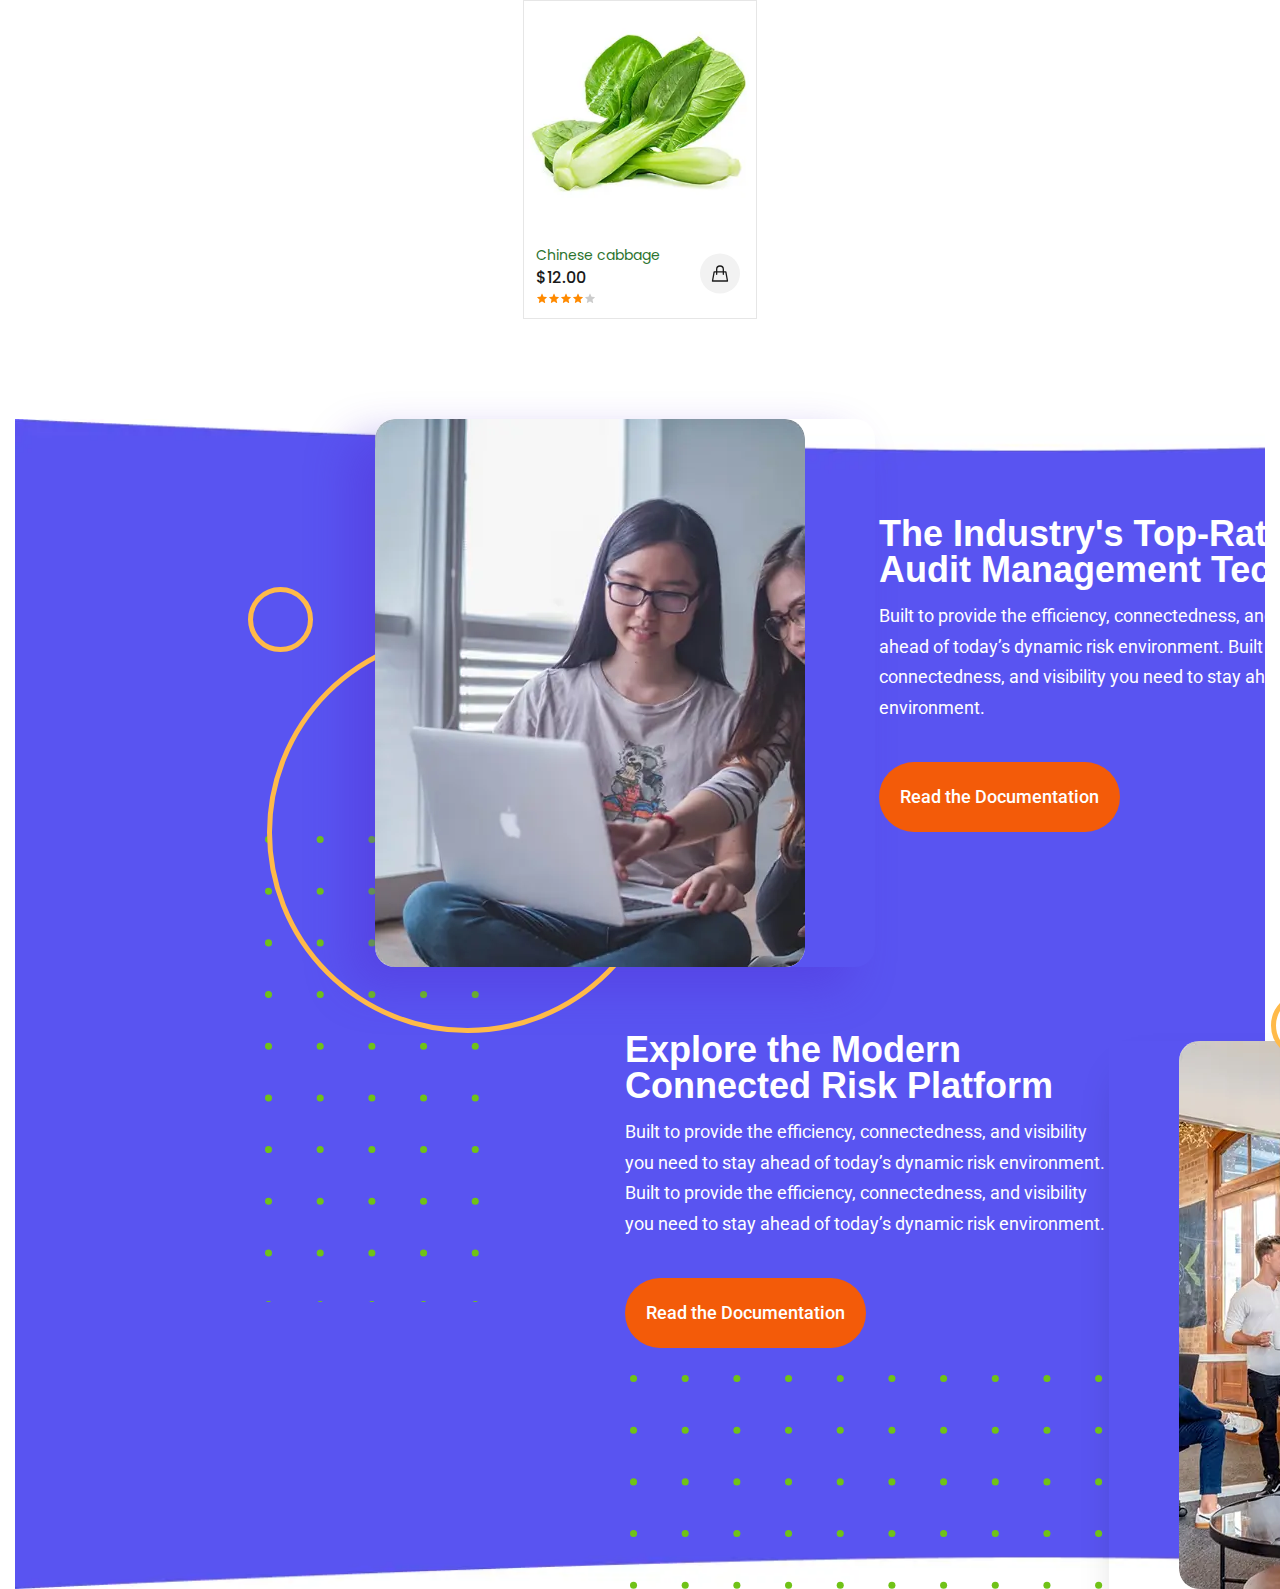
<file: lesson_10/index.html>
<!DOCTYPE html>
<html lang="uk">
	<head>
		<meta charset="UTF-8">
		<meta name="viewport" content="width=device-width, initial-scale=1.0">
		<link rel="stylesheet" href="css/style.css">
		<link
			href="https://fonts.googleapis.com/css?family=Inter:regular,600,700"
			rel="stylesheet" />
		<link href="https://fonts.googleapis.com/css?family=Poppins:regular,500"
			rel="stylesheet" />
			<link href="https://fonts.googleapis.com/css?family=Roboto:regular,500" rel="stylesheet" />
			
		<title>lesson_10</title>
	</head>
	<body>
		<div class="wrapper">
			<header class="header">

			</header>

			<main class="main">
				<div class="main__container">
					<div class="products">
						<div class="products__container">
							<div class="products__item">
								<img src="img/products-image_02.webp" alt=" photo-gabbige"
									class="products__image">
								<div class="products__hidden">
									<div class="products__heart ">
										<img src="img/heart.svg" alt="photo heart">
									</div>
									<div class="products__view ">
										<img src="img/quick-view.png" alt="photo view">
									</div>
								</div>
								<div class="products__content">
									<h2 class="products__title">Chinese cabbage</h2>
									<p class="products__price">$12.00</p>
									<img src="img/rating.svg" alt="stars" class="products__raiting">
								</div>
								<img src="img/basket.svg" alt="basket" class="products__besket">
								<img src="img/basket-green.svg" alt="basket"
									class="products__besket products__besket--green">
							</div>
						</div>
						<div class="section">
							<div class="section__container">
								<div class="section__items section__items--top">
									<div class="section__image section__image--top">
										<img src="img/photo_top.webp" alt="#">
									</div>
									<div class="section__item section__item--top">
										<h2 class="section__title title">The Industry's Top-Rated GRC and Audit
											Management Technology</h2>
										<p class="section__text text">Built to provide the efficiency,
											connectedness, and visibility you need to stay ahead of today’s
											dynamic risk environment. Built to provide the efficiency,
											connectedness, and visibility you need to stay ahead of today’s
											dynamic risk environment.</p>
										<a href="#" class="section__buttom">Read the Documentation</a>
									</div>
								</div>
								<div class="section__items section__items--bottom">
									<div class="section__item section__item--bottom">
										<h2 class="section__title title">Explore the Modern Connected Risk Platform
										</h2>
										<p class="section__text text">Built to provide the efficiency,
											connectedness, and visibility you need to stay ahead of today’s
											dynamic risk environment. Built to provide the efficiency,
											connectedness, and visibility you need to stay ahead of today’s
											dynamic risk environment.</p>
										<a href="#" class="section__buttom">Read the Documentation</a>
									</div>
									<div class="section__image section__image--bottom">
										<img src="img/photo_bottom.webp" alt="#">
									</div>

								</div>
							</div>
						</div>
					</div>
				</div>
			</main>

			<footer class="footer"></footer>
		</div>
	</body>
</html>
</file>
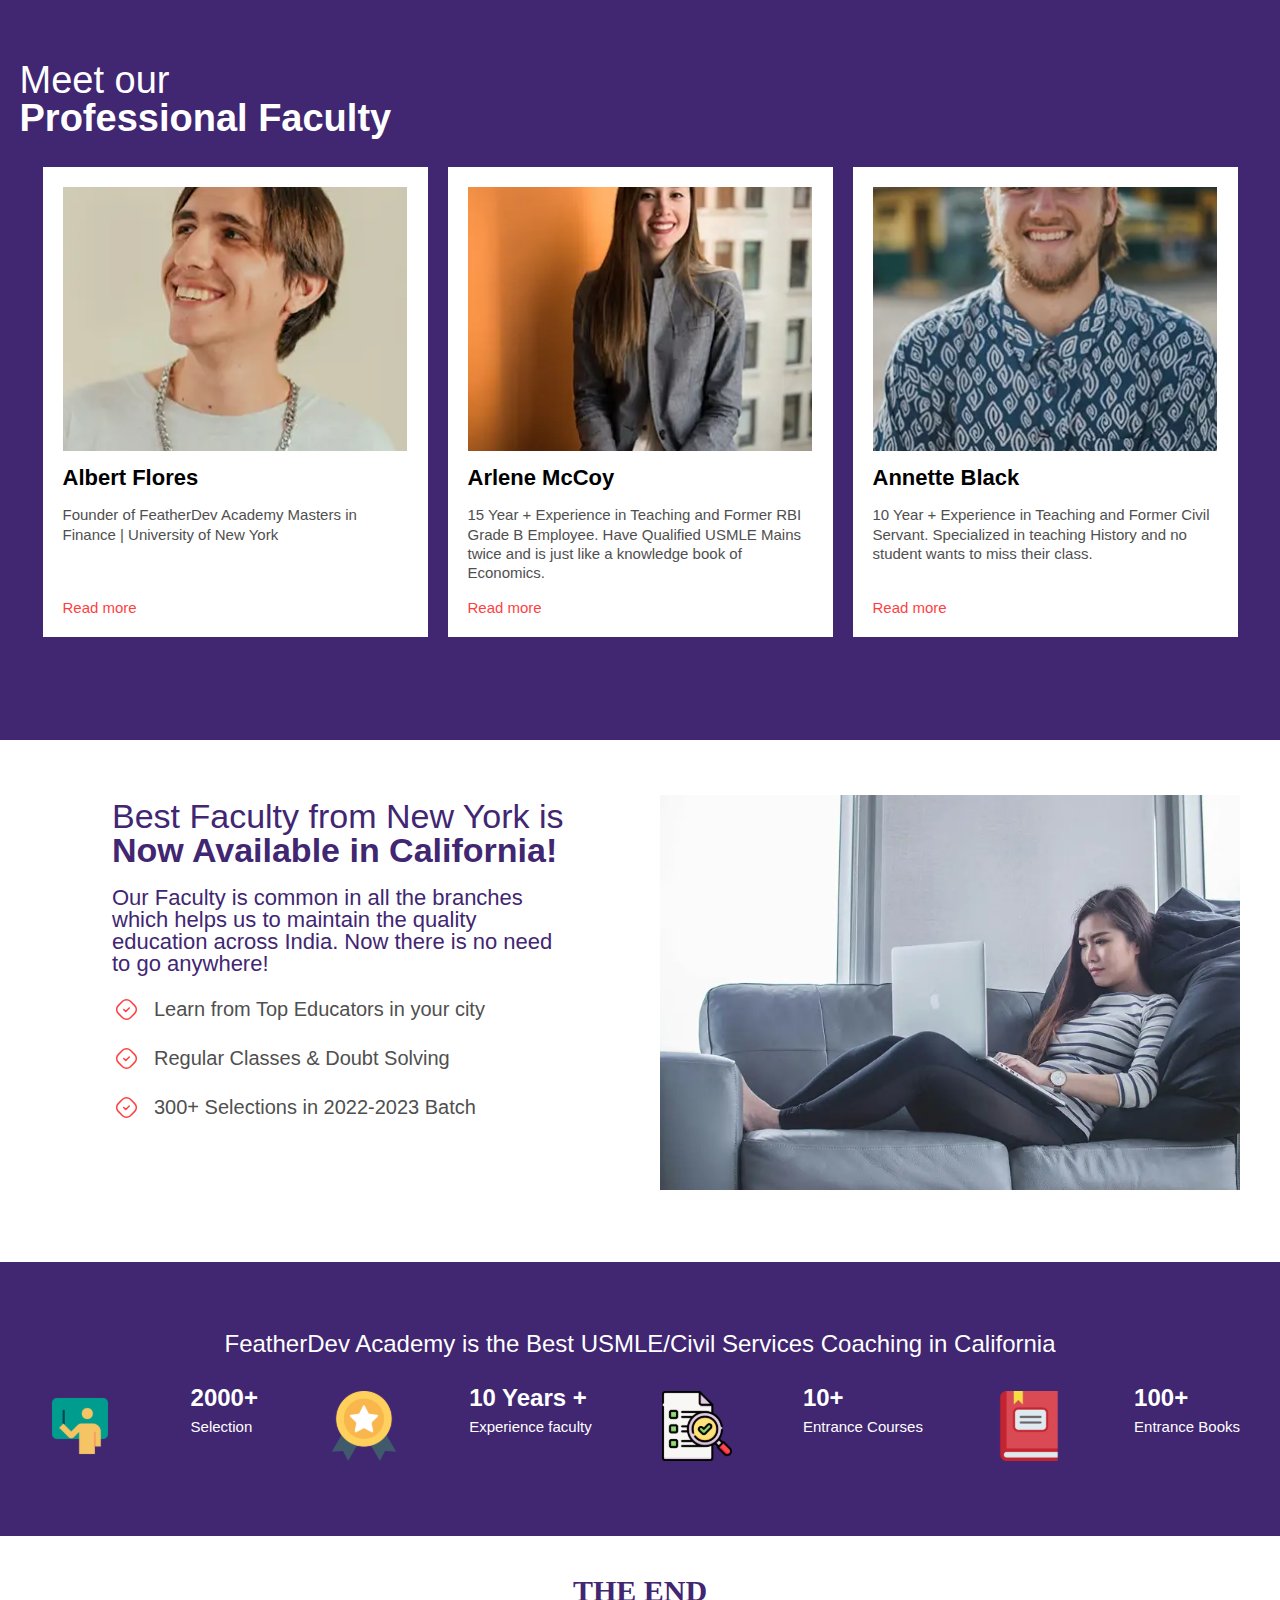
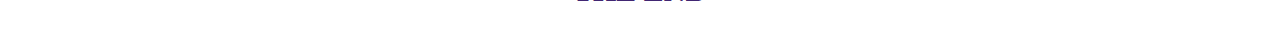
<file: lesson_13/index.html>
<!DOCTYPE html>
<html lang="uk">
	<head>
		<meta charset="UTF-8">
		<meta name="viewport" content="width=device-width, initial-scale=1.0">
		<link rel="stylesheet" href="css/style.css">
		<title>lesson_13</title>
	</head>
	<body>
		<div class="wrapper">
			<header class="header">

			</header>

			<main class="main">
				<div class="faculty">
					<div class="faculty__container">
						<p class="faculty__main-title">Meet our
							<span>Professional Faculty</span>
						</p>
						<div class="faculty__items">
							<ul class="faculty__item item-faculty">
								<li class="item-faculty__image"><img src="img/image1.webp" alt="#"></li>
								<li class="item-faculty__title">Albert Flores</li>
								<li class="item-faculty__text">Founder of FeatherDev Academy
									Masters in Finance | University of New York </li>
								<li class="item-faculty__link"><a href="#">Read more</a></li>
							</ul>
							<ul class="faculty__item item-faculty">
								<li class="item-faculty__image"><img src="img/image2.webp" alt="#"></li>
								<li class="item-faculty__title">Arlene McCoy</li>
								<li class="item-faculty__text">15 Year + Experience in Teaching and
									Former RBI
									Grade B Employee. Have Qualified USMLE Mains twice and is just like a
									knowledge book of Economics.</li>
								<li class="item-faculty__link"><a href="#">Read more</a></li>
							</ul>
							<ul class="faculty__item item-faculty">
								<li class="item-faculty__image"><img src="img/image3.webp" alt="#"></li>
								<li class="item-faculty__title">Annette Black</li>
								<li class="item-faculty__text">10 Year + Experience in Teaching and
									Former Civil
									Servant. Specialized in teaching History and no student wants to miss
									their class.</li>
								<li class="item-faculty__link"><a href="#">Read more</a></li>
							</ul>
						</div>
					</div>
					<div class="best-faculty">
						<div class="best-faculty__container">
							<div class="best-faculty__items best-faculty__items--margin">
								<ul class="best-faculty__item ">
									<li class="best-faculty__title">Best Faculty from New York is
										<br><span>
											Now Available in California!</span> </li>
									<li class="best-faculty__text best-faculty__sub-text ">Our Faculty
										is common in all the branches which helps us to maintain the quality
										education across India. Now there is no need to go anywhere!</li>
									<li class="sub-text"> Learn from Top Educators in your city</li>
									<li class="sub-text"> Regular Classes &amp; Doubt Solving</li>
									<li class="sub-text"> 300+ Selections in 2022-2023 Batch</li>
								</ul>
								<div class="best-faculty__photo">
									<img src="img/best_01.webp" alt="#">
								</div>
							</div>
						</div>
					</div>
					<div class="advantage">
					
						<div class="advantage__container">
								<h2 class="advantage__big-title">FeatherDev Academy is the Best
								USMLE/Civil Services Coaching in California</h2>
							<ul class="advantage__items">
								<li class="advantage__item">
									<img src="img/icon_1.svg" alt="#" class="advantage__image">
									<li class="advantage__information">
										<h3 class="advantage__title">2000+</h3>
										<p class="advantage__text">Selection</p>
									</li>
								</li>
								<li class="advantage__item">
									<img src="img/icon_2.svg" alt="#" class="advantage__image">
									<li class="advantage__information">
										<h3 class="advantage__title">10 Years +</h3>
										<p class="advantage__text">
											Experience faculty</p>
									</li>
								</li>
								<li class="advantage__item">
									<img src="img/icon_3.svg" alt="#" class="advantage__image">
									<li class="advantage__information">
										<h3 class="advantage__title">10+</h3>
										<p class="advantage__text">
											Entrance Courses</p>
									</li>
								</li>
								<li class="advantage__item">
									<img src="img/icon_4.svg" alt="#" class="advantage__image">
									<li class="advantage__information">
										<h3 class="advantage__title ">100+
										</h3>
										<p class="advantage__text">
											Entrance Books</p>
									</li>
								</li>
							</ul>
						</div>
					</div>
				</div>
			</main>

			<footer class="footer">
				<div class="footer__container">
          <div class="footer__body">
            <h3 class="footer__footer">THE END</h3>
          </div>
        </div>
			</footer>
		</div>
	</body>
</html>
</file>
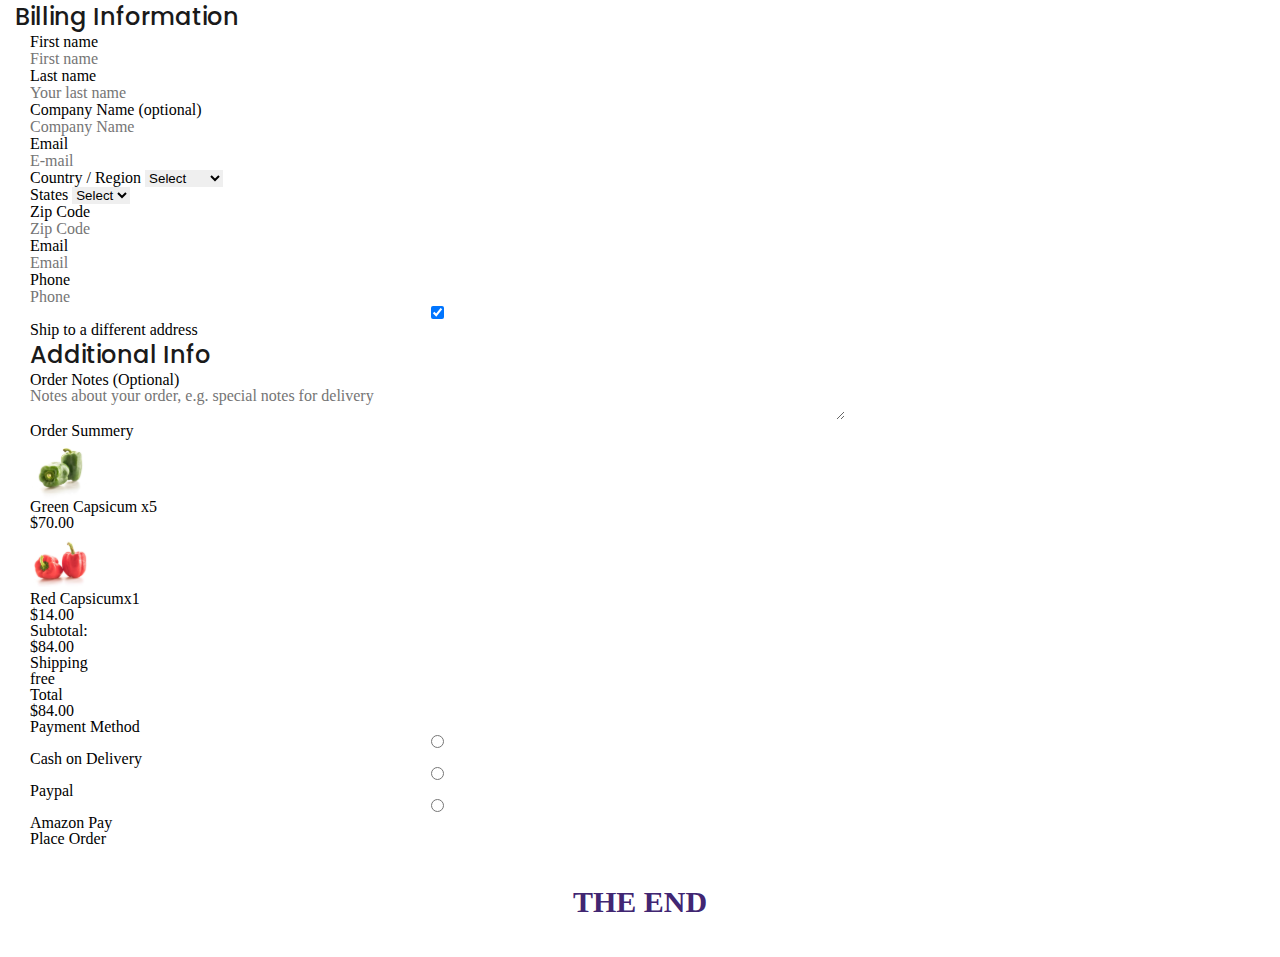
<file: lesson_14/index.html>
<!DOCTYPE html>
<html lang="uk">
	<head>
		<meta charset="UTF-8">
		<meta name="viewport" content="width=device-width, initial-scale=1.0">
		<link rel="stylesheet" href="css/style.css">
		<link
			href="https://fonts.googleapis.com/css?family=Poppins:100,100italic,200,200italic,300,300italic,regular,italic,500,500italic,600,600italic,700,700italic,800,800italic,900,900italic"
			rel="stylesheet" />
		<title>lesson_13</title>
	</head>
	<body>
		<div class="wrapper">
			<header class="header">

			</header>

			<main class="page">
				<div class="billing">
					<div class="billing__container">
						<div class="billing__content">
							<h1 class="billing__main-title billing__main-title--margin">Billing
								Information</h1>
							<form action="#" class="billing__form form-billing ">
								<div class="form-billing__container">
									<div class="form-billing__content">
										<div class="form-billing__user ">
											<div class="form-billing__user-content">
												<label class="form-billing__label ">
													<span class="form-billing__title">First name</span>
													<input required type="text" name="form[]"
														placeholder="First name" class="form-billing__input">
												</label>
											</div>
											<div class="form-billing__user-content">
												<label class="form-billing__label ">
													<span class="form-billing__title">Last name</span>
													<input required type="text" name="form[]"
														placeholder="Your last name" class="form-billing__input">
												</label>
											</div>
											<div class="form-billing__user-content">
												<label class="form-billing__label ">
													<span class="form-billing__title">Company Name (optional)</span>
													<input required type="text" name="form[]"
														placeholder="Company Name " class="form-billing__input">
												</label>
											</div>
										</div>
										<div class="form-billing__email-long">
											<label class="form-billing__label ">
												<span class="form-billing__title">Email</span>
												<input required type="email" name="form[]"
													placeholder="E-mail " class="form-billing__input">
											</label>
										</div>
										<div class="form-billing__adress ">
											<div class="form-billing__adress-content">
												<label for class="form-billing__label">
													<span class="form-billing__title">Country / Region</span>
													<select required name="form[select]" class="form-billing__select">
														<option required selected value="#"
															class="form-billing__option">Select</option>
														<option value="1">Country 1</option>
														<option value="2">Country 2</option>
														<option value="3">Country 3</option>
														<option value="4">Country 4</option>
														<option value="5">Country 5</option>
													</select>
												</label>
											</div>
											<div class="form-billing__adress-content">
												<label for class="form-billing__label">
													<span class="form-billing__title">States</span>
													<select required name="form[select]" class="form-billing__select">
														<option disabled selected value="#"
															class="form-billing__option">Select</option>
													</select>
												</label>
											</div>
											<div class="form-billing__adress-content">
												<label for class="form-billing__label">
													<span class="form-billing__title">Zip Code</span>
													<input required name="form[]" type="text" placeholder="Zip Code"
														class="form-billing__input">
												</label>
											</div>
										</div>
									</div>
									<div class="form-billing__contact">
										<div class="form-billing__contact-content">
											<label for class="form-billing__label">
												<span class="form-billing__title">Email</span>
												<input required name="form[]" type="email" placeholder="Email"
													class="form-billing__input">
											</label>
										</div>
										<div class="form-billing__contact-content">
											<label for class="form-billing__label">
												<span class="form-billing__title">Phone</span>
												<input required name="form[]" type="tel" placeholder="Phone"
													class="form-billing__input">
											</label>
										</div>
									</div>
									<div class="form-billing__checkbox ">
										<label for class="form-billing__label-checkbox">
											<input checked type="checkbox" name="form[]"
												class="form-billing__input-checkbox">
											<span class="form-billing__title-checkbox">Ship to a different
												address</span>
										</label>
									</div>
									<div class="billing__line billing__line--margin"></div>
									<div>
										<div class="billing__additional">
											<h1
												class="billing__main-title billing__main-title--margin">Additional
												Info</h1>
											<label class="form-billing__label">
												<span class="form-billing__title ">Order Notes (Optional)</span>
												<textarea name="form[]"
													placeholder="Notes about your order, e.g. special notes for delivery"
													class="form-billing__textarea"></textarea>
											</label>
										</div>
									</div>
								</div>
							</div>

							<div class="order">
								<div class="order__container">
									<div class="order__content">
										<h2 class="order__main-title order__main-title--margin">Order
											Summery</h2>
										<div class="order__items">
											<div class="order__item">
												<div class="order__item-content">
													<div class="order__item--image">
														<img src="img/icon_1.svg" alt="icon">
													</div>
													<p class="order__text">Green Capsicum <span
															class="order__num">x5</span></p>
													<span class="order__price">$70.00</span>
												</div>
												<div class="order__item-content">
													<div class="order__item--image">
														<img src="img/icon_2.svg" alt="icon">
													</div>
													<p class="order__text">Red Capsicum<span
															class="order__num">x1</span></p>
													<span class="order__price">$14.00</span>
												</div>
											</div>
											<div class="order__item order__item--twoo">
												<div class="order__item-content">
													<p class="order__text">Subtotal:</p>
													<span class="order__price">$84.00</span>
												</div>
												<div class="order__item-content">
													<p class="order__text">Shipping</p>
													<span class="order__price">free</span>
												</div>
												<div class="order__item-content">
													<p class="order__text">Total</p>
													<span class="order__price">$84.00</span>
												</div>
											</div>
										</div>
										<div class="order__radio">
											<h2 class="order__main-title order__main-title--margin"> Payment
												Method</h2>
											<div class="order__radio-content">
												<label>
													<input name="pay-metod" value="cash" type="radio" form="form[]"
														class="order__input">
													<span class="order__title">Cash on Delivery</span>
												</label>
											</div>
											<div class="order__radio-content">
												<label>
													<input name="pay-metod" value="paypal" type="radio" form="form[]"
														class="order__input">
													<span class="order__title">Paypal</span>
												</label>
											</div>
											<div class="order__radio-content">
												<label>
													<input name="pay-metod" value="amazon-pay" type="radio"
														form="form[]" class="order__input">
													<span class="order__title">Amazon Pay</span>
												</label>
											</div>
										</div>
									</div>
									<button class="btn" type="submit">Place Order</button>
								</div>

							</div>

						</form>
					</div>
				</div>
			</main>

			<footer class="footer">
				<div class="footer__container">
					<div class="footer__body">
						<h3 class="footer__footer">THE END</h3>
					</div>
				</div>
			</footer>
		</div>
	</body>
</html>
</file>
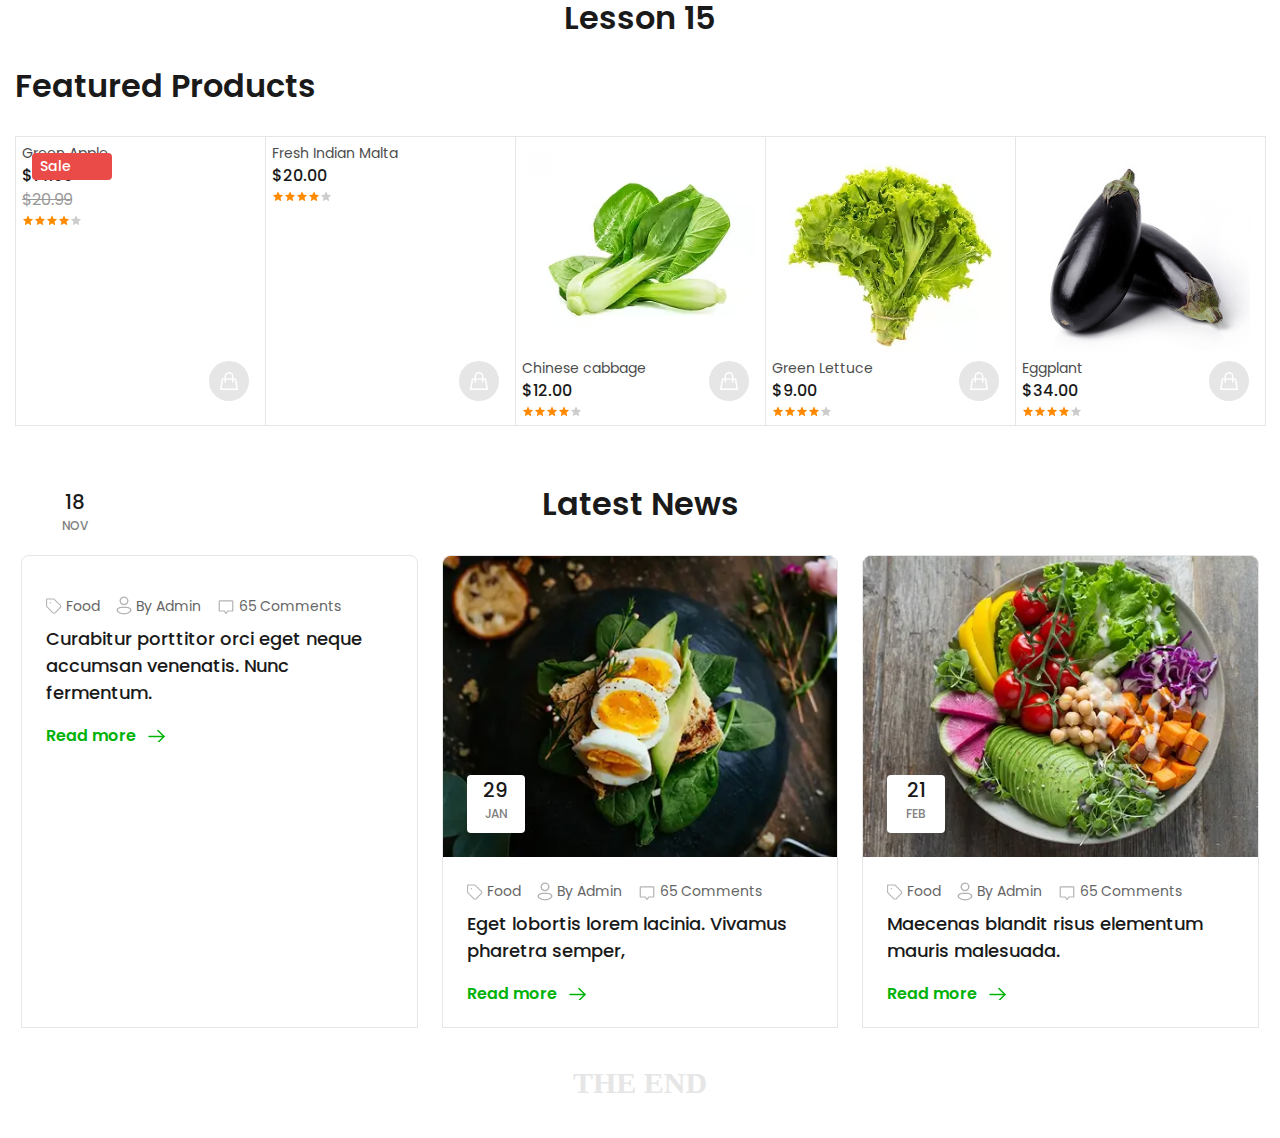
<file: lesson_15/index.html>
<!DOCTYPE html>
<html lang="uk">
	<head>
		<meta charset="UTF-8">
		<meta name="viewport" content="width=device-width, initial-scale=1.0">
		<link rel="stylesheet" href="css/style.css">
		<link
			href="https://fonts.googleapis.com/css?family=Poppins:regular,500,600"
			rel="stylesheet" />
		<title>lesson_15</title>
	</head>
	<body>
		<div class="wrapper">
			<header class="header">
				<h1 class="header__title header__title--margin">Lesson 15</h1>
			</header>

			<main class="page">
				<div class="feature">
					<div class="feature__container feature__container--margin">
						<h2 class="feature__title feature__title--margin">Featured Products</h2>
						<div class="feature__items">
							<div class="feature__item">
								<div class="feature__sale">Sale 50%</div>
								<!-- <a href class="feature__image">
									<img src="img/img1.avif" alt="#">
								</a> -->
								<div class="feature__hover">
									<button type="button" class="feature__favorite"></button>
									<button type="button" class="feature__more"></button>
								</div>
								<div class="feature_content">
									<a href="#" class="feature__name">Green Apple</a>
									<div class="feature__prices">
										<span class="feature__price">$14.99</span>
										<div class="feature__price-sale">
											<span>$20.99</span>
										</div>
									</div>
								</div>
								<div class="feature__rating">
									<img src="img/Rating.svg" alt="#">
								</div>
								<a href="#" class="feature__basket"></a>
							</div>
							<div class="feature__item">
								<!-- <a href class="feature__image">
									<img src="img/image2.avif" alt="#">
								</a> -->
								<div class="feature__hover">
									<button type="button" class="feature__favorite"></button>
									<button type="button" class="feature__more"></button>
								</div>
								<div class="feature_content">
									<a href="#" class="feature__name">Fresh Indian Malta</a>
									<div class="feature__prices">
										<span class="feature__price">$20.00</span>
									</div>
								</div>
								<div class="feature__rating">
									<img src="img/Rating.svg" alt="#">
								</div>
								<a href="#" class="feature__basket"></a>
							</div>
							<div class="feature__item">
								<a href class="feature__image">
									<img src="img/image3.avif" alt="#">
								</a>
								<div class="feature__hover">
									<button type="button" class="feature__favorite"></button>
									<button type="button" class="feature__more"></button>
								</div>
								<div class="feature_content">
									<a href="#" class="feature__name">Chinese cabbage</a>
									<div class="feature__prices">
										<span class="feature__price">$12.00</span>
									</div>
								</div>
								<div class="feature__rating">
									<img src="img/Rating.svg" alt="#">
								</div>
								<a href="#" class="feature__basket"></a>
							</div>
							<div class="feature__item">
								<a href class="feature__image">
									<img src="img/Image4.avif" alt="#">
								</a>
								<div class="feature__hover">
									<button type="button" class="feature__favorite"></button>
									<button type="button" class="feature__more"></button>
								</div>
								<div class="feature_content">
									<a href="#" class="feature__name">Green Lettuce</a>
									<div class="feature__prices">
										<span class="feature__price">$9.00</span>
									</div>
								</div>
								<div class="feature__rating">
									<img src="img/Rating.svg" alt="#">
								</div>
								<a href="#" class="feature__basket"></a>
							</div>
							<div class="feature__item">
								<a href class="feature__image">
									<img src="img/image5.jpg" alt="#">
								</a>
								<div class="feature__hover">
									<button type="button" class="feature__favorite"></button>
									<button type="button" class="feature__more"></button>
								</div>
								<div class="feature_content">
									<a href="#" class="feature__name">Eggplant</a>
									<div class="feature__prices">
										<span class="feature__price">$34.00</span>
									</div>
								</div>
								<div class="feature__rating">
									<img src="img/Rating.svg" alt="#">
								</div>
								<a href="#" class="feature__basket"></a>
							</div>
						</div>
					</div>
				</div>
				<div class="latest">
					<div class="latest__container">
						<h2 class="latest__main-title latest__main-title--margin">Latest News</h2>
						<div class="latest__items">
							<div class="latest__item ">
								<a href="#" class="latest__image">
									<!-- <img src="img/Image-task2_01.webp" alt="#"> -->
									<div class="latest__date">
										<p>18 </p>
										<span>nov</span>
									</div>
								</a>
								<div class="latest__item-about ">
									<div class="latest__info latest__info--margin">
										<a href="#" class="latest__info-item food">Food</a>
										<a href="#" class="latest__info-item admin">By Admin</a>
										<a href="#" class="latest__info-item comments">65 Comments</a>
									</div>
									<div class="latest__text latest__text--margin">Curabitur porttitor orci eget neque accumsan
										venenatis. Nunc fermentum.</div>
									<button class="latest__button">Read more</button>
								</div>
							</div>
							<div class="latest__item ">
								<a href="#" class="latest__image">
									<img src="img/Image-task2_02.webp" alt="#">
									<div class="latest__date">
										<p>29 </p>
										<span> jan</span>
									</div>
								</a>
								<div class="latest__item-about ">
									<div class="latest__info latest__info--margin">
										<a href="#" class="latest__info-item food">Food</a>
										<a href="#" class="latest__info-item admin">By Admin</a>
										<a href="#" class="latest__info-item comments">65 Comments</a>
									</div>
									<div class="latest__text latest__text--margin">Eget lobortis lorem lacinia. Vivamus pharetra
										semper,</div>
									<button class="latest__button">Read more</button>
								</div>
							</div>
							<div class="latest__item ">
								<a href="#" class="latest__image">
									<img src="img/Image-task2_03.webp" alt="#">
									<div class="latest__date">
										<p>21 </p>
										<span> feb</span>
									</div>
								</a>
								<div class="latest__item-about ">
									<div class="latest__info latest__info--margin">
										<a href="#" class="latest__info-item food">Food</a>
										<a href="#" class="latest__info-item admin">By Admin</a>
										<a href="#" class="latest__info-item comments">65 Comments</a>
									</div>
									<div class="latest__text latest__text--margin">Maecenas blandit risus elementum mauris
										malesuada.</div>
									<button class="latest__button">Read more</button>
								</div>
							</div>
						</div>
					</div>
				</div>
			</main>
			<footer class="footer">
				<div class="footer__container">
					<div class="footer__body">
						<h3 class="footer__footer">THE END</h3>
					</div>
				</div>
			</footer>
		</div>
	</body>
</html>
</file>
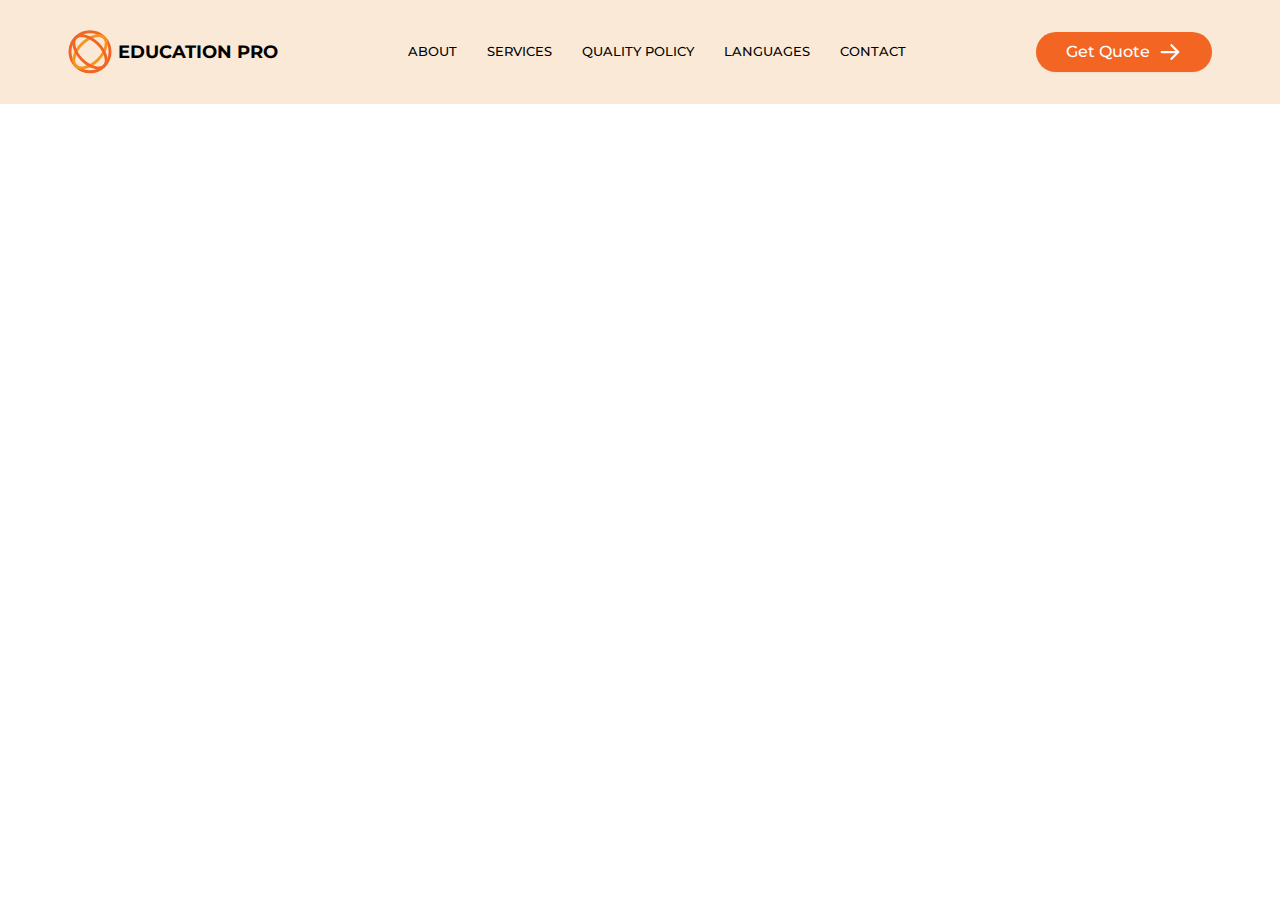
<file: lesson_16/index.html>
<!DOCTYPE html>
<html lang="uk">
	<head>
		<meta charset="UTF-8">
		<meta name="viewport" content="width=device-width, initial-scale=1.0">
		<link rel="stylesheet" href="css/style.css">
		<link
			href="https://fonts.googleapis.com/css?family=Montserrat:regular,500,600,700,800,900"
			rel="stylesheet" />
		<title>lesson_15</title>
	</head>
	<body>
		<div class="wrapper">
			<header class="header">
				<div class="header__container">
					<div class="header__body">
						<a href="#" class="header__logo">
							<img src="img/icon/Logomark.svg" alt="logo">
							<span>Education Pro</span>
						</a>
						<nav class="header__menu">
							<ul class="header__items">
								<li><a href="#" class="header__item">About</a></li>
								<li><a href="#" class="header__item">Services</a></li>
								<li><a href="#" class="header__item">Quality Policy</a></li>
								<li><a href="#" class="header__item">Languages</a></li>
								<li><a href="#" class="header__item">Contact</a></li>
							</ul>
						</nav>
						<div class="header__buttons">
							<a href="#" class="header__button btn">Get Quote <svg xmlns="http://www.w3.org/2000/svg" width="24"
									height="24" viewBox="0 0 24 24" fill="none">
									<path
										d="M14.2959 4.4541L21.0459 11.2041C21.1508 11.3086 21.234 11.4328 21.2908 11.5696C21.3476 11.7063 21.3768 11.8529 21.3768 12.001C21.3768 12.149 21.3476 12.2957 21.2908 12.4324C21.234 12.5691 21.1508 12.6933 21.0459 12.7979L14.2959 19.5479C14.0846 19.7592 13.7979 19.8779 13.4991 19.8779C13.2002 19.8779 12.9135 19.7592 12.7022 19.5479C12.4908 19.3365 12.3721 19.0499 12.3721 18.751C12.3721 18.4521 12.4908 18.1654 12.7022 17.9541L17.5312 13.125H3.75C3.45163 13.125 3.16548 13.0065 2.9545 12.7955C2.74353 12.5846 2.625 12.2984 2.625 12C2.625 11.7017 2.74353 11.4155 2.9545 11.2045C3.16548 10.9936 3.45163 10.875 3.75 10.875L17.5312 10.875L12.7013 6.04598C12.4899 5.83463 12.3712 5.54799 12.3712 5.2491C12.3712 4.95022 12.4899 4.66357 12.7013 4.45223C12.9126 4.24088 13.1992 4.12215 13.4981 4.12215C13.797 4.12215 14.0837 4.24088 14.295 4.45223L14.2959 4.4541Z"
										fill="white" />
								</svg>
							</a>
							<div class="header__burger">
								<span></span>
							</div>
						</div>
					</div>
				</div>
			

			</header>

			<main class="page"></main>
			<footer class="footer">
				<!-- <div class="footer__container">
					<div class="footer__body">
						<h3 class="footer__footer">THE END</h3>
					</div>
				</div> -->
			</footer>
		</div>
		<script src="js/script.js"></script>
	</body>
</html>
</file>
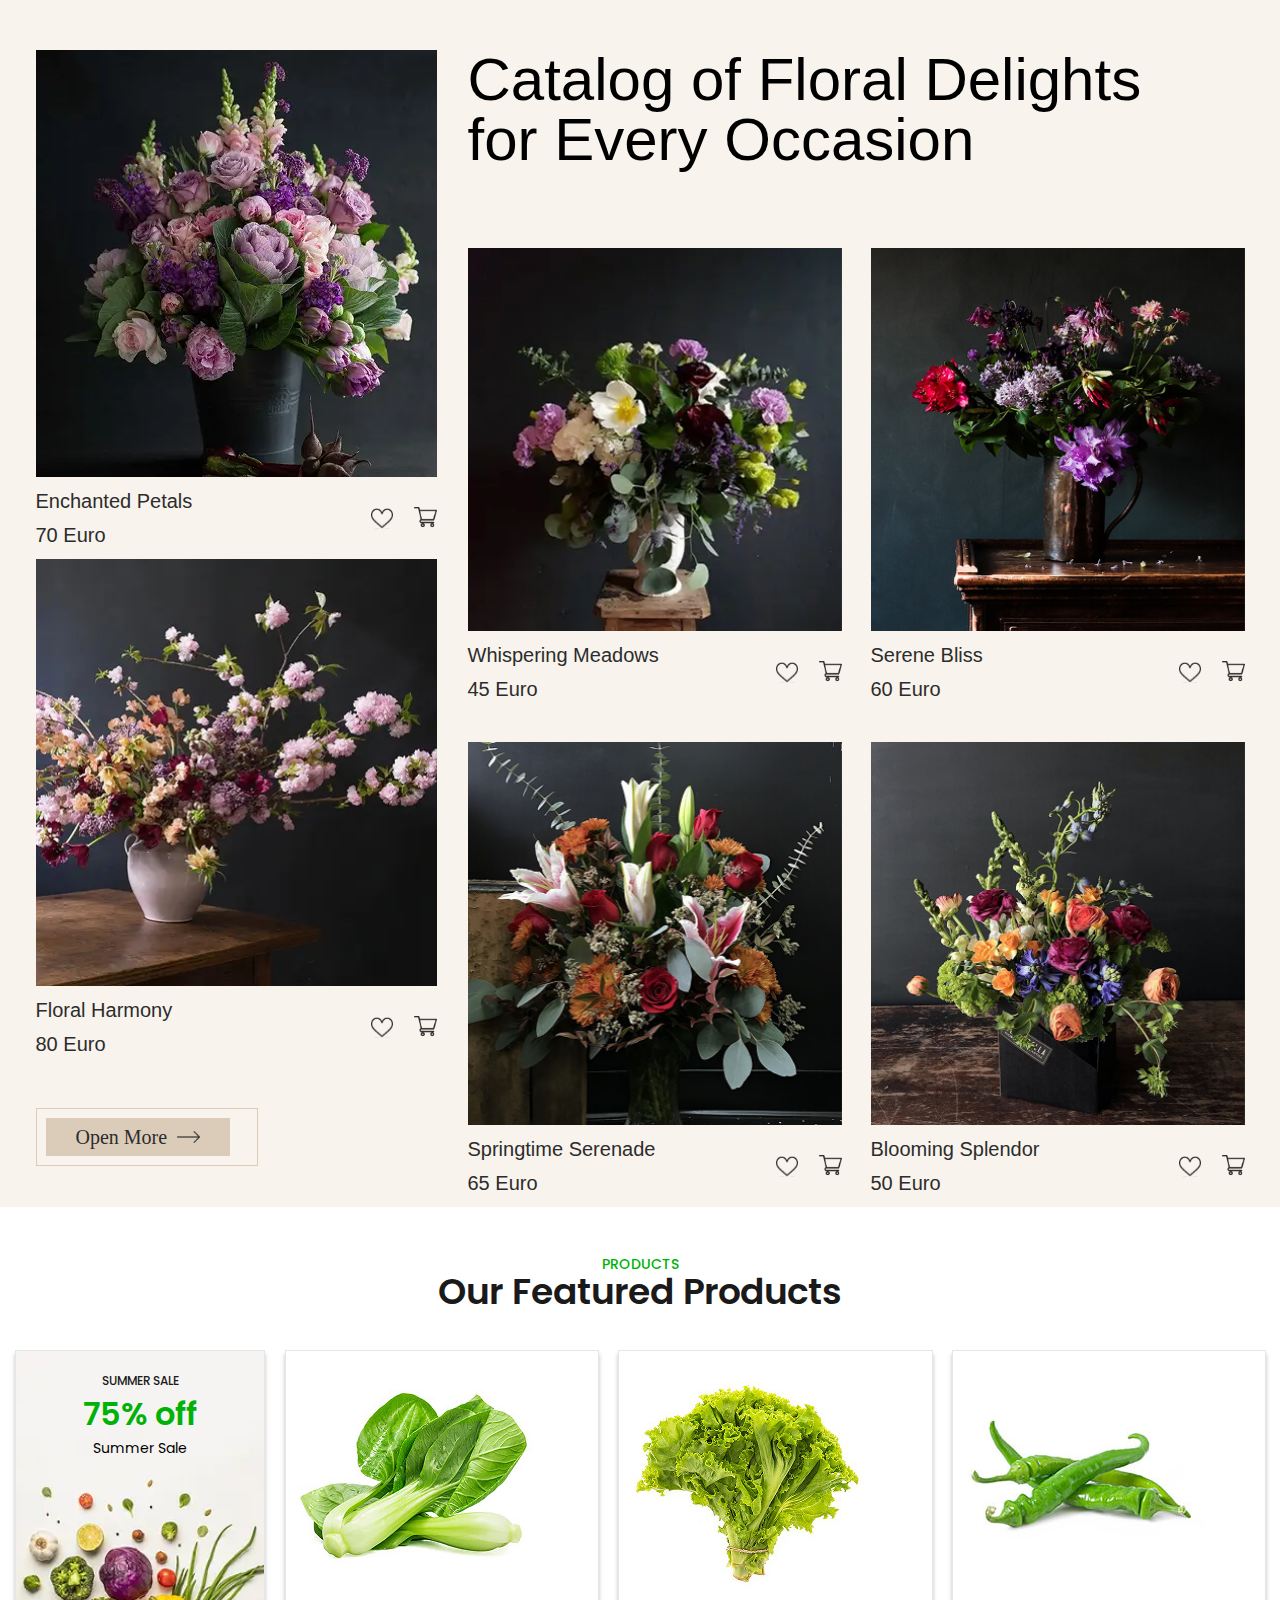
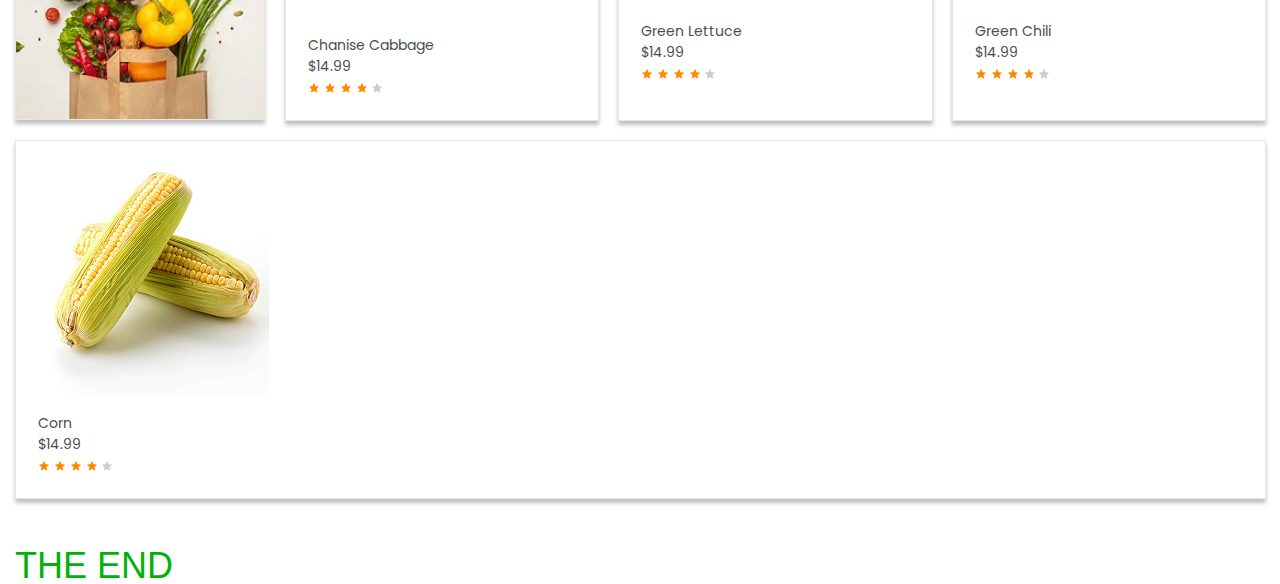
<file: lesson_17/index.html>
<!DOCTYPE html>
<html lang="uk">
	<head>
		<meta charset="UTF-8">
		<meta name="viewport" content="width=device-width, initial-scale=1.0">
		<link rel="stylesheet" href="css/style.css">
		<link
			href="https://fonts.googleapis.com/css?family=Poppins:regular,italic,500,600,700,800,900"
			rel="stylesheet" />

		<title>lesson_17</title>
	</head>
	<body>
		<div class="wrapper">
			<header class="header">
				<div class="header__container">

				</div>

			</header>

			<main class="page">
				<div class="section">
					<div class="section__container">
						<div class="section1">
							<div class="section1__items">
								<div class="section__item">
									<a href="#" class="section1__image">
										<img src="img/section1_photo1.webp" alt="#">
									</a>
									<div class="section__content">
										<div class="section__text">
											<h2 class="section__title">Enchanted Petals</h2>
											<p class="section__price">70 Euro</p>
										</div>
										<div class="section__user">
											<a href="#" class="section__heart">
												<img src="img/icon/heart.svg" alt="icon-heart">
											</a>
											<a href="#" class="section__basket">
												<img src="img/icon/basket.svg" alt="icon-basket">
											</a>
										</div>
									</div>
								</div>

								<div class="section__item">
									<a href="#" class="section1__image">
										<img src="img/section1_photo2.webp" alt="#">
									</a>
									<div class="section__content">
										<div class="section__text">
											<h2 class="section__title">Floral Harmony</h2>
											<p class="section__price">80 Euro</p>
										</div>
										<div class="section__user">
											<a href="#" class="section__heart">
												<img src="img/icon/heart.svg" alt="icon-heart">
											</a>
											<a href="#" class="section__basket">
												<img src="img/icon/basket.svg" alt="icon-basket">
											</a>
										</div>

									</div>

								</div>
							</div>
							<div class="button">
								<button class="section__button  ">Open More</button>
							</div>
						</div>
						<div class="section2">
							<div class="section2__heading">
								<h1 class="section__big-title">Catalog of Floral Delights <span>for
										Every
										Occasion</span></h1>
							</div>

							<ul class="section2__items">
								<li class="section2__item ">
									<a href="#" class="section2__image">
										<img src="img/sec2_photo1.webp" alt="#">
									</a>
									<div class="section__content">
										<div class="section__text">
											<h2 class="section__title">Whispering Meadows</h2>
											<p class="section__price">45 Euro</p>
										</div>
										<div class="section__user">
											<a href="#" class="section__heart">
												<img src="img/icon/heart.svg" alt="icon-heart">
											</a>
											<a href="#" class="section__basket">
												<img src="img/icon/basket.svg" alt="icon-basket">
											</a>
										</div>
									</div>
								</li>

								<li class="section2__item">
									<a href="#" class="section2__image">
										<img src="img/sec2_photo2.jpg" alt="#">
									</a>
									<div class="section__content">
										<div class="section__text">
											<h2 class="section__title">Serene Bliss</h2>
											<p class="section__price">60 Euro</p>
										</div>
										<div class="section__user">
											<a href="#" class="section__heart">
												<img src="img/icon/heart.svg" alt="icon-heart">
											</a>
											<a href="#" class="section__basket">
												<img src="img/icon/basket.svg" alt="icon-basket">
											</a>
										</div>
									</div>
								</li>
								<li class="section2__item">
									<a href="#" class="section2__image">
										<img src="img/sec2_photo3.jpg" alt="#">
									</a>
									<div class="section__content">
										<div class="section__text">
											<h2 class="section__title">Springtime Serenade</h2>
											<p class="section__price">65 Euro</p>
										</div>
										<div class="section__user">
											<a href="#" class="section__heart">
												<img src="img/icon/heart.svg" alt="icon-heart">
											</a>
											<a href="#" class="section__basket">
												<img src="img/icon/basket.svg" alt="icon-basket">
											</a>
										</div>
									</div>
								</li>
								<li class="section2__item">
									<a href="#" class="section2__image">
										<img src="img/sec2_photo4.jpg" alt="#">
									</a>
									<div class="section__content">
										<div class="section__text">
											<h2 class="section__title">Blooming Splendor</h2>
											<p class="section__price">50 Euro</p>
										</div>
										<div class="section__user">
											<a href="#" class="section__heart">
												<img src="img/icon/heart.svg" alt="icon-heart">
											</a>
											<a href="#" class="section__basket">
												<img src="img/icon/basket.svg" alt="icon-basket">
											</a>
										</div>
									</div>
								</li>
							</ul>

						</div>
					</div>
				</div>
			</main>
			<div class="ecobazar">
				<div class="ecobazar__container">
					<div class="ecobazar__content">
						<div class="ecobazar__title">
							<span>Products</span>
							<h1>Our Featured Products</h1>
						</div>
						<ul class="ecobazar__items">
							<li class="ecobazar__item-position">
								<div class="item__content-position ">
									<a href="#"><h2>Summer Sale</h2></a>
									<a href="#"><p>75% off</p></a>
									<div class="item__button">
										<button class="button__item">Summer Sale</button>
									</div>
								</div>
								<a class="ecobazar__image-position">
									 <img src="img/eco1_baner.webp"
										alt="#">
								</a>
							</li>
							<li class="ecobazar__item item">
								<a class="ecobazar__image">
									<img src="img/eco1_2 .jpg" alt="#">
								</a>
								<div class="ecobazar__item-hover ">
									<button class="hover__eye"></button>
									<button class="hover__heart"></button>
								</div>
								<div class="item__content">
									<a href="#" class="item__title"> <h2>Chanise Cabbage</h2></a>
									<a href class="item__price"><p>$14.99</p></a>
									<a href="#" class="item_raiting">
										<img src="img/icon/Star _orange.svg" alt="#">
										<img src="img/icon/Star _orange.svg" alt="#">
										<img src="img/icon/Star _orange.svg" alt="#">
										<img src="img/icon/Star _orange.svg" alt="#">
										<img src="img/icon/star_gray.svg" alt="#">
									</a>
								</div>
								<div class="ecobazar__basket"></div>
							</li>
							<li class="ecobazar__item item">
								<a class="ecobazar__image">
									<img src="img/eco1_3 .jpg" alt="#">
								</a>
								<div class="item__content">
									<a href="#" class="item__title"> <h2>Green Lettuce</h2></a>
									<a href class="item__price"><p>$14.99</p></a>
									<a href="#" class="item_raiting">
										<img src="img/icon/Star _orange.svg" alt="#">
										<img src="img/icon/Star _orange.svg" alt="#">
										<img src="img/icon/Star _orange.svg" alt="#">
										<img src="img/icon/Star _orange.svg" alt="#">
										<img src="img/icon/star_gray.svg" alt="#">
									</a>
								</div>
							</li>
							<li class="ecobazar__item item">
								<a class="ecobazar__image">
									<img src="img/eco1_4 .jpg" alt="#">
								</a>
								<div class="item__content">
									<a href="#" class="item__title"> <h2>Green Chili</h2></a>
									<a href class="item__price"><p>$14.99</p></a>
									<a href="#" class="item_raiting">
										<img src="img/icon/Star _orange.svg" alt="#">
										<img src="img/icon/Star _orange.svg" alt="#">
										<img src="img/icon/Star _orange.svg" alt="#">
										<img src="img/icon/Star _orange.svg" alt="#">
										<img src="img/icon/star_gray.svg" alt="#">
									</a>
								</div>
							</li>
							<li class="ecobazar__item item">
								<a class="ecobazar__image">
									<img src="img/eco1_5 .jpg" alt="#">
								</a>
								<div class="item__content">
									<a href="#" class="item__title"> <h2>Corn</h2></a>
									<a href class="item__price"><p>$14.99</p></a>
									<a href="#" class="item_raiting">
										<img src="img/icon/Star _orange.svg" alt="#">
										<img src="img/icon/Star _orange.svg" alt="#">
										<img src="img/icon/Star _orange.svg" alt="#">
										<img src="img/icon/Star _orange.svg" alt="#">
										<img src="img/icon/star_gray.svg" alt="#">
									</a>
									<!-- <div class="ecobazar__action">
										<button class="ecobazar_basket">
											<svg width="20" height="20" viewBox="0 0 20 20" fill="none" xmlns="http://www.w3.org/2000/svg">
												<path d="M6.66667 8.33333H4.16667L2.5 17.5H17.5L15.8333 8.33333H13.3333M6.66667 8.33333V5.83333C6.66667 3.99239 8.15905 2.5 10 2.5V2.5C11.8409 2.5 13.3333 3.99238 13.3333 5.83333V8.33333M6.66667 8.33333H13.3333M6.66667 8.33333V10.8333M13.3333 8.33333V10.8333" stroke="#1A1A1A" stroke-width="1.3" stroke-linecap="round" stroke-linejoin="round"/>
												</svg>												
										</button>
									</div> -->
								</div>
							</li>
						</ul>
					</div>
				</div>
			</div>
			<footer class="footer">

				 <div class="footer__container">
					<div class="footer__body">
						<h3 class="footer__footer">THE END</h3>
					</div>
				</div>
			</footer>
		</div>

	</body>
</html>
</file>
<file: lesson_03/css/style.css>
@import url('reset.css');

.navigation-list {
	color: blue;
}


.main p {
	color:blue;
}
.main-title {
	color: red;
}


.history-title {
	color: chartreuse;
}
.history-items {
}
.history-item  + li{
	color: lightblue;
}

#navigation_link-2 {
	color: blueviolet;
}
.fact-list .fact-item {
	color: cadetblue;
}

.nav {
	color:lightpink;
}
</file>
<file: lesson_05/css/style.css>
@import url("fonts.css");
@import url("reset.css");
.business {
  font-size: 30px;

  text-align: center;
  margin-bottom: 50px;
  margin-top: 50px;
}

.layout {
  font-family: "CircularStd", sans-serif;
  background-color: #231f8b;
  width: 100%;
  margin: 0 auto;
  padding: 50px 0px;
}

.layout-content {
  max-width: 1080px;
  margin: 0 auto;
  padding: 0px 15px;
  margin-bottom: 70px;
}
.layout-item {
  color: #5a54f2;
  font-size: 14px;
  font-family: "Montserrat", sans-serif;
  font-weight: 700;
  line-height: 0, 5;
  letter-spacing: 0.2px;
  margin-bottom: 10px;
}
.layout-title {
  margin-bottom: 10px;
  color: #fff;
  font-size: 36px;
  font-weight: 700;
  
}
.content {
  color: #fff;
  font-size: 14px;
  line-height: 0, 7;
  letter-spacing: 0.2px;
  margin-bottom: 10px;
}
.cards-container {
  max-width: 1080px;
  margin: 0 auto;
}
.carts {
  font-size: 0;
}
.cart {
  max-width: 238px;
  display: inline-block;
  padding: 35px 40px;
  vertical-align: top;
}

.cart1-image {
  max-width: 72px;
  margin-bottom: 20px;
}
.cart-title {
  color: #252b42;
  font-size: 16px;
  line-height: 0, 7;
  letter-spacing: 0.1px;
  margin-bottom: 20px;
}
.cart-space {
  width: 50px;
  height: 2px;
  background: #e74040;
  margin-bottom: 20px;
}
.cart-text {
  font-family: "Montserrat", sans-serif;
  font-size: 14px;
  line-height: 20px;
}

.cart-image {
  margin-bottom: 20px;
}
.cart3 {
  background-color: #5a54f2;
}
.cart2,
.cart4 {
  margin-top: 48px;
}
.cart3 * {
  color: #fff;
}

.cart3 .cart-space {
  background-color: #fff;
}

.cart1,
.cart2,
.cart4 {
  background-color: #fff;
}
.cart1,
.cart2,
.cart3 {
  margin-right: 30px;
}
</file>
<file: lesson_06/css/style.css>
@import url("fonts.css");
@import url("reset.css");

.wrapper {
  overflow: clip;
  min-height: 100%;
}
.container {
  margin: 0 auto;
  
}


.hydra {
  background-color: #343045;
  background-image: url(../img/line-decor.png) ,url(../img/line-decor1.png) ;
  background-repeat: no-repeat;
  background-position-y: center;
  background-position-x: right;


 
}
.hydra-container {
  font-family: "Montserrat", sans-serif;
  color: #fff;
  margin: 0 auto;
  padding: 50px;
}
.hydra-image {
  max-width: 524px;
  max-height: 557px;
  margin-right: 118px;
  border-radius: 32.32% 16.16% 32.32% 16.16%;

}
.hydra-description {
  display: inline-block;
  max-width: 630px;
  vertical-align: middle;

}
.title {
  font-size: 36px;
  font-weight: 700;
  text-transform: none;
  margin-bottom: 5px;
}
.title span{
	font-weight: 300;
} 

.hydra-text {
  font-size: 16px;
  text-align: left;
  font-weight: 400;
  margin-bottom: 42px;
  line-height: normal;
}
.hydra-button {
  font-size: 12px;
  text-align: center;
  font-weight: 700;
   border-radius: 40px 40px 40px 40px;
  background-image: linear-gradient(
    90deg,
    rgba(129, 118, 175, 1) 0%,
    rgba(192, 183, 232, 1) 100%
  );
  padding: 17px 39px;
}
/* //////////////////////////////////////////////////////// */


.navihations {
    background-color: #302C42;
    font-family: 'Montserrat', sans-serif;
    color: #FFF;
    line-height: 1.2;
    padding-bottom: 50px;
	 margin-bottom: 50px;

}

.navihations-container {
		border: 1px solid #FFF;
    max-width: 1306px;
    width: 100%;
    margin: 0 auto;
    padding: 0 15px;
    font-size: 0;
    box-shadow: 0px 4px 4px 0px rgba(5, 5, 6, 0.01);
    border-radius: 90px;
    background: radial-gradient(circle, rgba(58, 52, 86, 1) 0%, rgba(33, 30, 46, 1) 95%);
}

.navihation {
    display: inline-block;
    padding: 28px 0;
}

.navihation p {
    margin-bottom: 10px;
    font-size: 24px;
    font-weight: 700;
}

.navihation a {
    font-size: 14px;
}

.location,
.phone,
.mail {
    max-width: 424px;
    width: 100%;
    vertical-align: middle;
    padding-left: 109px;
    border-right: 1px solid rgba(192, 183, 232, 0.33);
    background-repeat: no-repeat;
    background-position: 5% 50%;
}

.location {
    padding-right: 42px;
    background-image: url("../img/Location-Icon.svg");
    background-size: 70px 70px;
}

.phone {
    padding-right: 66px;
    background-image: url("../img/phone.svg");
    background-size: 59px 59px;
}

.mail {
    padding-right: 80px;
    background-image: url("../img/mail.svg");
    background-size: 65px 65px;
    border-right: none;
}

/* //////////////////////////////////////////////////////// */
.ekobazar {
  margin: 0 auto;
  max-width: 648px;
  font-family: "Poppins", sans-serif;
}

.ekobazar p {
  color: gray;
  line-height: 1.5;
  margin-bottom: 20px;

}

.ekobazar ul li {
  color: gray;
  line-height: 1.4;
  background-image: url(../img/icon.svg);
  background-repeat: no-repeat;
background-position: top left;
padding-left: 30px;

}
.ekobazar ul{
  margin-bottom: 14px; 
}
</file>
<file: lesson_07/css/style.css>
@import url("fonts.css");
@import url("reset.css");

.wrapper {
  min-height: 100%;
  overflow: clip;
}
/* Task1 */

.business {
  max-width: 1776px;
  max-height: 762px;
  background-color: #412672;
  font-family: "Inter", sans-serif;
  font-weight: 400;
}
.business h1 {
  color: #fff;
  font-size: 38px;
  text-align: left;
  margin-bottom: 31px;
}
 .business span {
  font-weight: 700;
}

.business-container {
  max-width: 1241px;
  margin: 0 auto;
  vertical-align: top;
  padding-top: 61px;
  padding-bottom: 102px;
}
.busines-content {
  color: #000;
  font-size: 22px;
  font-weight: 600;
  background-color: #fff;
  max-width: 387px;
  height: 476px;
  display: inline-block;
  text-align: left;
  padding-top: 20px;
  padding-left: 20px;
  padding-right: 20px;
  vertical-align: top;
}
.busines-content:hover {
  background-color: #ffbe48;
  box-shadow: 0 15px 34px 0 rgba(0, 0, 0, 0.1),
    0 62px 62px 0 rgba(0, 0, 0, 0.09), 0 138px 83px 0 rgba(0, 0, 0, 0.05);
}
.busines-content li a:active {
  color: #fff;
}
.busines-content li:not(:last-child) {
  margin-bottom: 16px;
}
.busines-content:not(:last-child) {
  margin-right: 20px;
}
.busines-content li:nth-child(2) {
  font-weight: 600;
}
.busines-content li:nth-child(3) {
  color: #4f4f4f;
  font-size: 15px;
  line-height: 1.3;
}
.busines-content li:nth-child(4) {
  color: #fe3f3f;
  font-size: 15px;
  line-height: 1.3;
}
/* Task2 */
.best-faculty {
  padding-top: 50px;
  padding-bottom: 50px;
}
.best-faculty-container {
  margin: 0 auto;
  max-width: 518px;
  max-height: 358px;
  font-weight: 400;
  font-family: "Inter", sans-serif;
  color: #412672;
}
.best-faculty-container h1 {
  font-size: 34px;
  margin-bottom: 20px;
}
.best-faculty-container span {
  font-weight: 700;
}
.best-faculty-container p {
  font-size: 22px;
  text-align: left;
  margin-bottom: 20px;
}
.best-faculty-container ul li {
  color: #4f4f4f;
  font-size: 20px;
  text-align: left;
  line-height: 2.5;
}
.best-faculty-container ul li:not(:last-child) {
  margin-bottom: 21px;
}
.best-faculty-container ul li::before {
  content: "";
  background-image: url(../img/icon.png);
  width: 29px;
  height: 29px;
  margin-right: 15px;
  vertical-align: top;
}
</file>
<file: lesson_09/css/style.css>
/* @import url("fonts.css"); */
@import url("reset.css");

.wrapper {
  min-height: 100%;
  overflow: clip;
}
[class*="__container"] {
	max-width: 1950px;
	margin: 0 auto;
	padding-left: 15px;
	padding-right: 15px;
}
</file>
<file: lesson_10/css/style.css>
@import url("reset.css");
@import url("fonts.css");

.wrapper {
  min-height: 100%;
  overflow: clip;
}

[class*="__container"] {
	max-width: 1950px;
	margin: 0 auto;
  padding-left: 15px;
  padding-right: 15px;
}

.products {
  font-family: "Poppins", sans-serif;
}

.products__container {
  max-width: 264px;
  position: relative;
}
.products__heart {
  position: absolute;
  top: 16px;
  right: 16px;
}
.products__view {
  position: absolute;
  top: 62px;
  right: 16px;
}

.products__item {
  border: 1px solid var(--Gray-Scale-Gray-100, #e6e6e6);
  position: relative;
}

.products__item:hover {
  box-shadow: 0 0 12px 0 rgba(32, 181, 38, 0.32);
  border: 1px #2c742f solid;
}
.products__item:hover .products__besket--green {
  opacity: 1;
  visibility: visible;
}
.products__item:hover .products__hidden {
  opacity: 1;
  visibility: visible;
}
.products__hidden {
  opacity: 0;
  visibility: hidden;
}

.products__content {
  display: inline-block;
  padding: 12px;
}

.products__besket--green {
  opacity: 0;
  visibility: hidden;
}
.products__besket {
  position: absolute;
  bottom: 24px;
  right: 16px;
}
.products__title {
  color: #2c742f;
  font-size: 14px;
  font-weight: 400;
  line-height: 1.5;
}
.products__price {
  color: #1a1a1a;
  font-size: 16px;
  font-weight: 500;
  line-height: 1.5;
}
/* ///////////////////////////////////////////// */
.section {
  content: "";
  background: #5a54f2 url(../img/baner.webp) 0 0 / cover no-repeat;
  position: relative;
}
.section__container {
	
	margin: 0 auto;
}
.section__container::before {
  content: "";
  width: 214px;
  height: 466px;
  position: absolute;
  top: 417px;
  left: 250px;
  background-image: url(../img/grid_top.svg);
  background-repeat: no-repeat;
}
.section__container::after {
  content: "";
  height: 214px;
  width: 473px;
  position: absolute;
  bottom: 0px;
  right: 162px;
  background-image: url(../img/grid_bottom.svg);
}

.section__items--top {
  margin-top: 100px;
}

.section__items--top {
  position: relative;
  top: 0;
  left: 345px;
  margin-bottom: 65px;
}
.section__items--bottom {
  position: relative;
  bottom: 0;
  left: 595px;
}
.section__item--top {
  display: inline-block;
  max-width: 602px;
  margin-top: 97px;
}

.section__image--top::before {
  content: "";
  border: 5px solid #ffba49;
  border-radius: 50%;
  width: 65px;
  height: 65px;
  position: absolute;
  left: -127px;
  top: 168px;
}
.section__image--top::after {
  content: "";
  border: 5px solid #ffba49;
  border-radius: 50%;
  width: 401px;
  height: 401px;
  position: absolute;
  left: -108px;
  top: 213px;
}

.section__image--top {
  display: inline-block;
  border-radius: 20px;
  padding: 0px 70px 0px 0px;
  vertical-align: top;
  box-shadow: -25px 20px 44px 0px rgba(81, 46, 209, 0.4);
}
.section__image--top img {
  position: relative;
  top: 0;
  left: 0;
  z-index: 1;
  border-radius: 20px;
}
.section__image--bottom img {
  position: relative;
  top: 0;
  left: 0;
  z-index: 1;
  border-radius: 20px;
}

.title {
  color: #fff;
  font-size: 36px;
  text-align: left;
  font-family: "Circular Std", sans-serif;
  font-weight: 700;
  margin-bottom: 13px;
}
.text {
  color: #fff;
  font-size: 18px;
  text-align: left;
  font-family: "Roboto", sans-serif;
  font-weight: 400;
  line-height: 1.7;
  margin-bottom: 39px;
}
.section__buttom {
  background-color: #f35b09;
  padding: 26px 21px;
  color: #fff;
  font-size: 18px;
  font-family: "Roboto", sans-serif;
  font-weight: 500;
  border-radius: 60px;
}

.section__item--bottom {
  display: inline-block;
  max-width: 480px;
}
.section__image--bottom {
  position: relative;
  display: inline-block;
  padding: 0px 0px 0px 70px;
  box-shadow: 22px 42px 44px 0px rgba(0, 0, 0, 0.3);
}

.section__image--bottom::before {
  content: "";
  border: 5px solid #ffba49;
  border-radius: 50%;
  width: 65px;
  height: 65px;
  position: absolute;
  right: 273px;
  bottom: 531px;
  z-index: 2;
}
.section__image--bottom::after {
  content: "";
  border: 5px solid #ffba49;
  border-radius: 50%;
  width: 262px;
  height: 262px;
  position: absolute;
  right: -129px;
  bottom: 312px;
}
.section__buttom:hover{
	background-color: rgb(230, 87, 10);
}
</file>
<file: lesson_13/css/style.css>
@import url("reset.css");
@import url("fonts.css");

.wrapper {
  min-height: 100%;
  overflow: clip;
  display: flex;
  flex-direction: column;
}

.wrapper > main {
  flex-shrink: 1;
}
[class*="__container"] {
	max-width: 1230px;
  margin: 0 auto;
  padding-left: 15px;
  padding-right: 15px;
}
.faculty {
  background-color: #412672;
}
.faculty__container--margin {
}
.faculty__container {
  padding: 61px 0px 103px 0px;
  max-width: 1241px;
  margin: 0 auto;
}
.faculty__main-title {
  display: flex;
  flex-direction: column;
  color: #fff;
  font-size: 38px;
  text-align: left;
  font-family: "Inter", sans-serif;
  font-weight: 400;
  margin-bottom: 30px;
}
.faculty__main-title span {
  font-weight: 700;
}
.faculty__items {
  display: flex;
  justify-content: center;
  flex-wrap: wrap;
  gap: 20px;
}
.faculty__item > :not(:last-child) {
  margin-bottom: 16px;
}
.faculty__item {
  flex-basis: 385px;
  background-color: #fff;
  display: flex;
  flex-direction: column;
}
.faculty__items :hover {
  background-color: #ffbe48;
}
.item-faculty {
  padding: 20px 20px 20px 20px;
}
.item-faculty__title {
  color: #000;
  font-size: 22px;
  text-align: left;
  font-family: "Inter", sans-serif;
  font-weight: 600;
}
.item-faculty__text {
  flex-shrink: 1;
  flex-grow: 1;
  color: #4f4f4f;
  font-size: 15px;
  margin-top: 0;
  text-align: left;
  font-family: "Inter", sans-serif;
  font-weight: 400;
  line-height: 1.27;
}

.item-faculty__link {
  color: #fe3f3f;
  font-size: 15px;
  font-style: normal;
  font-family: "Inter", sans-serif;
  font-weight: 400;
  line-height: 19px;
}

.item-faculty__link:hover {
  color: rgb(156, 234, 10);
}
/* ////////////Best faculty/////////////// */
.best-faculty {
  background-color: #fff;
}
.best-faculty__items--margin:not(:last-child) {
  margin-bottom: 20px;
}

.best-faculty__items {
  display: flex;
  justify-content: center;
}
.best-faculty__items:not(:last-child) {
  margin-bottom: 20px;
}

.best-faculty__item {
  padding: 59px 92px 55px 72px;
  flex-basis: 764px;
  display: flex;
  flex-direction: column;
  gap: 20px;
  font-family: "Inter", sans-serif;
  font-weight: 400;
  color: #412672;
}

.best-faculty__title {
  font-size: 34px;
}
.best-faculty__title span {
  font-weight: 700;
}

.best-faculty__text {
  font-size: 22px;
  text-align: left;
}

.sub-text {
  display: inline-flex;
  gap: 13px;
  align-items: center;
  color: #4f4f4f;
  font-size: 20px;
  text-align: left;
  line-height: 1.3;
}
.sub-text::before {
  content: "";
  align-self: flex-start;
  background: url("../img/icon.svg") 0 0 / 100% no-repeat;
  flex-shrink: 0;
  flex-grow: 0;
  height: 29px;
  width: 29px;
}
.best-faculty__photo {
  display: inline-flex;
  padding-top: 55px;
  padding-bottom: 72px;
}
/* ///////////advantage//////////// */
.advantage {
}
.advantage__container {
  padding-top: 70px;
  padding-bottom: 70px;
  color: #fff;
  font-size: 24px;
  font-family: "Inter", sans-serif;
  font-weight: 400;
   
}

.advantage__container h2 {
  margin-bottom: 30px;
  text-align: center;

}
.advantage__items {
	 display: flex;
  justify-content: space-between; 
  flex-wrap: wrap;
}
.advantage__item{
	display: flex;
	gap:9px
}

.advantage__information h3{
	margin-bottom: 9px;
}

.advantage__title {
  font-weight: 700;
}
.advantage__text {
  font-size: 15px;
}
.footer {
  padding: 40px 0;
}
.footer__body {
  text-align: center;
}
.footer__footer {
  font-size: 30px;
  text-transform: uppercase;
  color: #412672;
  font-weight: 700;
}
</file>
<file: lesson_14/css/style.css>
@import url("reset.css");
@import url("fonts.css");

.wrapper {
  min-height: 100%;
  overflow: clip;
  display: flex;
  flex-direction: column;
}

.wrapper > main {
  flex-shrink: 1;
}
[class*="__container"] {
	max-width: 1950px;

  padding-left: 15px;
  padding-right: 15px;
}
.billing {
}
.billing__container {
max-width: 875px;
	
}
.billing__main-title{
	color: #1a1a1a;
  font-size: 24px;
  text-align: left;
  font-family: "Poppins",sans-serif;
  font-weight: 500;
  line-height: 1.42;


}
.billing__content {

}
.form {
}
.form__content {
		
	  display: flex;
    flex-wrap: wrap;
    gap: 16px;
    justify-content: space-between;
}
.form__label {

}
.form__title {
	color: #1a1a1a;
  font-size: 14px;
  font-family: "Poppins",sans-serif;
  font-weight: 400;
  line-height: 1.5 ;
 
}
.form_input {
	 display:flex ;
	  gap: 10px; 
  padding: 14px 16px;
  border: 1px solid #e6e6e6;
  background-color: #fff; 
    border-radius: 6px;
}
.form__label--one {
max-width: 100%;
	
}
.form__select {
    width: 100%;
    border-radius: 6px;
    border: 1px solid #E6E6E6;
    background: #FFF;
    padding: 14px 16px 14px 16px;
    color: #999;
    font-size: 16px;
    line-height: 20.8px;
	
}
.form__option {
}
.form__input {
	
  padding: 14px 16px;
  border: 1px solid #e6e6e6;
  background-color: #fff; 
    border-radius: 6px;
}
.form__additional {
}
.form__textarea {
  padding: 14px 16px;
  border: 1px solid #e6e6e6;
  background-color: #fff; 
    border-radius: 6px;
}
.footer {
}
.footer__container {
}
.footer__body {
}
.footer__footer {
}





















.footer {
  padding: 40px 0;
}
.footer__body {
  text-align: center;
}
.footer__footer {
  font-size: 30px;
  text-transform: uppercase;
  color: #412672;
  font-weight: 700;
}
</file>
<file: lesson_15/css/style.css>
@import url("reset.css");

.wrapper {
  min-height: 100%;
  overflow: clip;
  display: flex;
  flex-direction: column;
}

.wrapper > main {
  flex-shrink: 1;
}
[class*="__container"] {
  max-width: 1350px;
  margin: 0 auto;
  padding-left: 15px;
  padding-right: 15px;
}
/* ^^^^^^^^^^Task1^^^^^^^^^^^^^^^^^^^ */

.header__title--margin{
  color: #1a1a1a;
  font-size: 32px;
  text-align: left;
  font-family: "Poppins", sans-serif;
  font-weight: 600;
  line-height: 1.13;
  margin-bottom: 32px;
  text-align: center;
}
.feature__container--margin {
  margin-bottom: 60px;
}

.feature__title--margin {
  color: #1a1a1a;
  font-size: 32px;
  text-align: left;
  font-family: "Poppins", sans-serif;
  font-weight: 600;
  line-height: 1.13;
  margin-bottom: 32px;
}

.feature__items {
  font-family: "Poppins", sans-serif;
  display: flex;
  flex-wrap: wrap;
  justify-content: center;

}
.feature__item {
  position: relative;
  border: 1px solid #e6e6e6;
  padding: 6px;
  margin: 0 -1px -1px 0;
  flex-grow: 0;
  flex-shrink: 0;
  /* flex-basis: 264px; */
  flex: 0 0 calc(20% + 1px);
}
.feature__item::before {
  position: absolute;
  top: -1px;
  left: -1px;
  right: -1px;
  bottom: -1px;
  z-index: 2;

  border: 1px solid #00b207;
  box-shadow: 0px 0px 12px 0px rgba(32, 181, 38, 0.32);
  pointer-events: none;
  opacity: 0;

  content: "";
  transition: opacity 3s;
}

.feature__item:hover::before {
  opacity: 1;
}

/* .feature__items:hover .feature__item:hover {
  border: 1px solid #00b207;
  box-shadow: 0px 0px 12px 0px rgba(32, 181, 38, 0.32);
} */

.feature__sale {
  position: absolute;
  top: 16px;
  left: 16px;
  background-color: #ea4b48;
  width: 80px;
  height: 27px;
  color: #fff;
  font-size: 14px;
  font-family: "Poppins", sans-serif;
  font-weight: 500;
  line-height: 1.5;
  border-radius: 4px;
  padding: 3px 8px;
}
.feature__image {
	padding: 5px 5px 0 5px;
	width: 100%;
	
	aspect-ratio: 254/230;
}
.feature__image img {
  object-fit: contain;
  width: 100%;
  height: 100%;
  border-radius: 6px;
  
}
.feature__prices :not(:last-child) {
  margin-bottom: 5px;
}
.feature__hover {
  display: flex;
  flex-direction: column;
  gap: 6px;
  position: absolute;
  top: 16px;
  right: 16px;
  opacity: 0;
  visibility: hidden;
}

/* для відображення на сенсорних пристроях */
@media (any-hover: none) {
  .feature__hover {
    opacity: 1;
    visibility: visible;
  }
}
@media (any-hover: hover) {
  .feature__items:hover .feature__hover {
    opacity: 1;
    visibility: visible;
  }
}
.feature__item:hover .feature__favorite:hover {
  background: #00b207 url(../img/heart.svg) center / 20px 20px no-repeat;
}
.feature__item:hover .feature__more:hover {
  background: #00b207 url(../img/eye\ .svg) center / 20px 20px no-repeat;
}
.feature__hover > button {
  width: 40px;
  height: 40px;
  border: 1px solid #f2f2f2;
  border-radius: 50%;
}
.feature__favorite {
  background: url(../img/heart.svg) center / 20px 20px no-repeat;
}
.feature__more {
  background: #fff url(../img/eye\ .svg) center / 20px 20px no-repeat;
}

.feature__name {
  color: #4d4d4d;
  font-size: 14px;
  font-weight: 400;
  line-height: 1.5;
}

.feature__price {
  color: #1a1a1a;
  font-size: 16px;
  font-weight: 500;
  line-height: 1.5;
}
.feature__price-sale {
  color: #999;
  font-size: 16px;
  font-weight: 400;
  line-height: 1.5;
  text-decoration: line-through;
}

.feature__basket {
  width: 40px;
  height: 40px;
  border-radius: 50%;
  background: #e6e6e6 url(../img/basket.svg) center/20px 20px no-repeat;
  position: absolute;
  bottom: 24px;
  right: 16px;
  padding-left: 40px;
}
.feature__items :hover .feature__basket {
  width: 40px;
  height: 40px;
  border-radius: 50%;
  background: #00b207 url(../img/basket.svg) center/20px 20px no-repeat;
  position: absolute;
  bottom: 24px;
  right: 16px;
}
/* ^^^^^^^^^^^^Task2^^^^^^^^^^^^^^^ */

.latest__main-title {
  text-align: center;
  color: #1a1a1a;
  font-size: 32px;
  font-family: "Poppins", sans-serif;
  font-weight: 600;
  line-height: 1.187;
}
.latest__main-title--margin {
  margin-bottom: 32px;
}
.latest__items {
	font-family: "Poppins", sans-serif;
  display: flex;
  flex-wrap: wrap;
  gap: 24px;
  justify-content: center;
}
.latest__item {
	flex: 0 1 calc(100% / 3 - ((30px * (3 - 1)) / 3));
  /* flex-basis: 424px;
  flex-shrink: 0;
  flex-grow: 0; */
  background-color: #ffffff;
      border: 1px solid #e6e6e6;
  border-radius: 8px 8px 0 0;
}
.latest__image {
  position: relative;
  aspect-ratio: 424 / 324;
    object-fit: cover;


}
.latest__date {
  position: absolute;
  left: 24px;
  bottom: 24px;
  width: 58px;
  height: 58px;
  background-color: #fff;
  text-align: center;
  border-radius: 4px;
}
.latest__date p {
  color: #1a1a1a;
  font-size: 20px;
  
  font-weight: 500;
  line-height: 1.5;
}
.latest__date span {
  color: gray;
  font-size: 12px;
  font-weight: 500;
  line-height: 1;
  text-transform: uppercase;
}
.latest__item-about {
  padding: 24px;
}
.latest__info--margin {
  margin-bottom: 8px;
  flex-grow: 1;
}
.latest__info-item {
  color: #666;
  font-size: 14px;
  font-weight: 400;
  line-height: 1.5;
  display: inline-flex;
  align-items: center;
  gap: 4px;
}
.latest__info {
  display: flex;
  align-items: center;
  gap: 16px;
}

.food::before {
  content: "";
  background: url(../img/icon_food.svg) 0 0 / 100% no-repeat;
  width: 16px;
  height: 16px;
  align-self: center;
  flex-shrink: 0;
}
.admin::before {
  content: "";
  background: url(../img/icon_admin.svg) 0 0 / 100% no-repeat;
  width: 16px;
  height: 20px;
  align-self: center;
  flex-shrink: 0;
}
.comments::before {
  content: "";
  background: url(../img/icon_comments.svg) 0 0 / 100% no-repeat;
  width: 18px;
  height: 18px;
  align-self: center;
  flex-shrink: 0;
}

.latest__text {
  color: #1a1a1a;
  font-size: 18px;
  text-align: left;
  font-weight: 500;
  line-height: 1.5;
}
.latest__text--margin {
  margin-bottom: 20px;
}
.latest__button {
  color: #00b207;
  font-size: 16px;
  font-weight: 600;
  line-height: 1.187;
  display: inline-flex;
  align-self: center;
  gap: 12px;
  text-wrap: nowrap;
}
.latest__button::after {
  background: url(../img/Arrow.svg) 0 0/100% no-repeat;
  content: "";
  width: 17px;
  height: 13px;
  align-self: center;
  flex-shrink: 0;
}
@media(max-width:558px){
	.latest__item{
		flex-shrink: 1;
	}
}
.footer {
  padding: 40px 0;
}
.footer__body {
  text-align: center;
}
.footer__footer {
  font-size: 30px;
  text-transform: uppercase;
  color: #e6e6e6;
  font-weight: 700;
}
</file>
<file: lesson_16/css/style.css>
@import url("reset.css");

.wrapper {
  min-height: 100%;
  overflow: clip;
  display: flex;
  flex-direction: column;
}

.wrapper > main {
  flex-shrink: 1;
}
[class*="__container"] {
  max-width: 1758px;
  margin: 0 auto;
  padding-left: 15px;
  padding-right: 15px;
}
/* ............................ */
/* Основні медіа запити */
/* @media (max-width: 1199.98px) {}

@media (max-width: 991.98px) {}

@media (max-width: 767.98px) {}

@media (max-width: 479.98px) {} */
.header {
  padding: 30px 0;
  position: fixed;
  top: 0;
  left: 0;
  width: 100%;
  z-index: 50;
  background-color: #f9e9d6;
}

.header__container {
}
.header__body {
  font-family: "Montserrat", sans-serif;
  text-transform: uppercase;
  line-height: 1.5;
  display: flex;
  justify-content: center;
  align-items: center;
  flex-wrap: wrap;
  justify-content: space-between;
  gap: 15px;
}
.header__container {
  max-width: 1174px;
}
.header__logo {
  display: flex;
  align-items: center;
  gap: 6px;
}
.header__logo img {
  width: 44px;
  height: 44px;
}
.header__logo span {
  line-height: 1.5;
  flex-wrap: wrap;
  /* white-space: nowrap; */
  color: #000;
  font-size: 18px;
  text-align: left;
  font-weight: 700;
}
.header__menu {
}
.header__items {
  display: flex;
  color: #000;
  font-size: 13px;
  font-weight: 500;
  line-height: 1.538;
  gap: 30px;
}
.header__item {
}
.header__buttons {
  display: flex;
}
.header__button {
  color: #fff;
  font-size: 16px;
  text-align: left;
  font-weight: 500;
  text-transform: none;
  background-color: #f26522;
  max-width: 176px;
  padding: 8px 30px;
  display: flex;
  gap: 8px;
  box-shadow: 0 1px 2px 0 rgba(0, 0, 0, 0.05);
  border-radius: 999px;
  position: relative;
  z-index: 4;
}
.btn {
}

.header__burger {
  display: none;
  position: relative;
  width: 30px;
  height: 20px;
}

.header__burger span {
  width: 100%;
  height: 2px;
  background-color: #000000;
  position: absolute;
  top: 9px;
  transition: all 0.3s ease;
}

.header__burger::after,
.header__burger::before {
  content: "";
  width: 100%;
  height: 2px;
  background-color: #000000;
  position: absolute;
  transition: all 0.3s ease;
}

.header__burger::before {
  top: 0;
}

.header__burger::after {
  bottom: 0;
}

.header__burger.active span {
  transform: scale(0);
}

.header__burger.active::before {
  transform: rotate(45deg);
  top: 9px;
}

.header__burger.active::after {
  transform: rotate(-45deg);
  bottom: 9px;
}
.education__burger::after {
  content: "";
  bottom: 0;
}

@media (max-width: 991.98px) {
  .header__logo span {
    display: none;
  }
}
@media (max-width: 767.98px) {
  .header__burger {
    display: block;
  }

  .header__logo span {
    display: block;
  }

  .header__logo span {
    font-size: 26px;
  }
  .header__button svg {
    opacity: 0;
    visibility: hidden;
    width: 0;
    height: 0;
  }

  .header__buttons {
    display: flex;
    align-items: center;
    gap: 40px;
  }
  .header__menu {
    position: fixed;
    top: 0;
    left: 0;
    width: 100%;
    height: 100%;
    background-color: #ef753d;
    z-index: 7;
    padding: 120px 15px 20px;
    overflow: auto;
  }
  .header__menu ::before {
    content: "";
    position: fixed;
    top: 0;
    left: 0;
    width: 100%;
    height: 110px;
    background-color: #f4c38b;
  }
  .header__burger {
    z-index: 11;
  }
  .header__logo {
    z-index: 11;
  }
  .header__buttons {
    z-index: 11;
  }

  .header__items {
    flex-direction: column;
    flex-wrap: wrap;
  }

  .header__menu {
    transform: translateX(100%);
    transition: all 0.3s ease;
  }

  .header__menu.active {
    transform: translateX(0);
  }
  .header__item {
    font-size: 18px;
    color: #f4c38b;
  }
}
@media (max-width: 557.98px) {
  .header__logo span {
    font-size: 20px;
  }
  .header__logo img {
    width: 30px;
    height: 30px;
  }
}
@media (max-width: 487.98px) {
	.header__logo span {
		display: none;
	}
	.header__logo img {
		width: 40px;
		height: 40px;
	 }
}

.footer {
  padding: 40px 0;
}
.footer__body {
  text-align: center;
}
.footer__footer {
  font-size: 30px;
  text-transform: uppercase;
  color: #e6e6e6;
  font-weight: 700;
}
</file>
<file: lesson_17/css/style.css>
@import url("reset.css");

.wrapper {
  min-height: 100%;
  overflow: clip;
  display: flex;
  flex-direction: column;
}

.wrapper > main {
  flex-shrink: 1;
}
[class*="__container"] {
  max-width: 109.875rem;
  margin: 0 auto;
  padding-left: 0.9375rem;
  padding-right: 0.9375rem;
}
/* ............................ */
/* Основні медіа запити */
/* @media (max-width: 1199.98px) {}

@media (max-width: 991.98px) {}

@media (max-width: 767.98px) {}

@media (max-width: 479.98px) {} */
/* ------------------------------------------------------------------------ */
/* курсор  є */
/* @media(any-hover:hover),(pointer:fine){

} */
/* якщо курсору немає */
/* @media(any-hover:none),(pointer:corse){
  
} */
/* .section1__item{
		flex: 0 1 calc(100% / 2- (1.8125rem * (2-1) / 2));
	} */
/* ------------------------------------------------------------- */
/* Логічні властивості */
/* .logical { */
/* width -> inline-size */
/* height -> block-size */
/*
		max-block-size: ;
		max-inline-size: ;
		min-block-size: ;
		min-inline-size: ;
	*/

/* padding-left -> padding-inline-start */
/* padding-right -> padding-inline-end */
/* padding-top -> padding-block-start */
/* padding-bottom -> padding-block-end */

/* padding: 10px 0 -> padding-block: 10px */
/* padding: 0 10px -> padding-inline: 10px */

/* border-left -> border-inline-start */
/* border-right -> border-inline-end */
/* border-top -> border-block-start */
/* border-bottom -> border-block-end */
/* } */
/* --------------------------------------------------------------- */
.section {
  padding-block-start: 3.125rem;
  background-color: #f8f3ec;
  margin-block-end: 3.125rem;
}
.section__container {
  max-inline-size: 78.125rem;
  display: flex;
  width: 100%;
  justify-content: center;
  gap: 1.9375rem;
}
.section1__items {
  display: flex;
  flex-direction: column;
}

.section1__image {
  aspect-ratio: 401/427;
  overflow: hidden;
  position: relative;
  transition: all 0, 5s;
  flex-grow: 1;
}

.section1__image img {
  width: 100%;
  height: 100%;
  object-fit: cover;
  transition: transform 0.3s;
  will-change: transform;
}
.section2__image {
  aspect-ratio: 369/378;
  overflow: hidden;
  position: relative;
  transition: all 0, 5s;
  flex-grow: 1;
}
.section2__image img {
  width: 100%;
  height: 100%;
  object-fit: cover;
  transition: transform 0.3s;
  will-change: transform;
}
.section__content {
  display: flex;
  flex-wrap: wrap;
  justify-content: space-between;
  gap: 0.9375rem;
  padding-block-start: 0.875rem;
  padding-block-end: 0.875rem;
  font-family: "KoPub Batang", sans-serif;
  color: #2c2c2c;
  font-size: 1.25rem;
  text-align: left;
  font-family: "KoPub Batang", sans-serif;
  font-weight: 400;
  flex-grow: 1;
}
.section__text {
  flex: 1 1 auto;
}
.section__big-title {
  font-family: "KoPub Batang", sans-serif;
  color: #000;
  font-size: 3.75rem;
  font-weight: 300;
  display: flex;
  flex-direction: column;
}
.section__title {
  margin-block-end: 0.875rem;
}

.section__user {
  gap: 1.25rem;
  display: flex;
  align-items: center;
  flex-shrink: 0;
}
.section__heart {
  width: 1.4375rem;
  height: 1.4375rem;
  flex-shrink: 0;
}
.section__basket {
  width: 1.4375rem;
  height: 1.4375rem;
  flex-shrink: 0;
}

.button {
  margin-top: 2.5rem;
  max-inline-size: 13.875rem;
  border: 0.0625rem solid #dbccba;
  padding: 0.5625rem;
}
.section__button {
  gap: 0.625rem;
  display: inline-flex;
  color: #2c2c2c;
  font-size: 1.25rem;
  text-align: left;
  font-weight: 400;
  padding: 0.5625rem 1.875rem;
  background-color: #dbccba;
  align-items: center;
}
.section__button::after {
  content: "";
  flex-shrink: 0;
  background-image: url("../img/icon/section1-arrow\ .svg");
  inline-size: 1.4375rem;
  block-size: 0.875rem;
}

.section2__heading {
  margin-block-end: 4.875rem;
}

.section2__items {
  display: grid;
  gap: 1.8125rem;
  grid-template-columns: repeat(2, 1fr);
}
.section2__item {
  display: flex;
  flex-direction: column;
  height: 100%;
  flex-grow: 1;
}
.section__item {
  display: flex;
  flex-direction: column;
  height: 100%;
  flex-grow: 1;
}

@media (any-hover: hover), (pointer: fine) {
  .section__title:hover {
    position: relative;
    text-decoration: underline;
    opacity: 0.6;
    transition: opacity 0.3s ease;
  }
  .section__big-title:hover {
    position: relative;
    opacity: 0.6;
    transition: opacity 0.3s ease;
  }
  .section1__image {
    overflow: hidden;
  }

  .section1__image img {
    width: 100%;
    height: auto;
    transition: transform 0.3s ease;
    background-color: white;
  }

  .section1__image:hover img {
    transform: scale(1.1);
  }

  .section2__image:hover img {
    transform: scale(1.1);
  }

  .section__heart:hover img {
    transform: scale(1.1);
  }

  .section__basket:hover img {
    transform: scale(1.1);
  }

  .section__button:hover {
    transform: scale(1.1);
    transition: transform 0.3s ease;
  }
  .button {
    position: relative;
  }
  .section__price:hover {
    opacity: 0.6;
    transition: opacity 0.3s ease;
  }
}
@media (max-width: 74.9988em) {
  .section__big-title {
    font-size: 2.5rem;
  }
  .section2__heading {
    margin-block-end: 3.625rem;
  }
}
@media (max-width: 61.9988em) {
  .section__container {
    flex-direction: column;
  }
  .section1__items {
    flex-direction: row;
    gap: 1.25rem;
    justify-content: center;
  }
  .button {
    margin: 0 auto;
  }
  .section__big-title {
    text-align: center;
  }
  .section2__items {
    gap: 1.25rem;
  }
}
@media (max-width: 47.9988em) {
  .section__big-title {
    font-size: 2.1875rem;
  }
  .section__title {
    margin-block-end: 0.3125em;
  }
}
@media (max-width: 35.875em) {
  .section__text {
    font-size: 0.9375rem;
  }
  .section1 {
    order: 2;
  }
  .section1 {
    order: 1;
  }
  .section2__items {
    grid-template-columns: repeat(1, 1fr);
  }

  .section1__items {
    flex-direction: column;
  }
  .section__text {
    font-size: 1.25rem;
  }
  .section__title {
    margin-block-end: 0.875rem;
  }
}
/* ------------------Ecobazar--------------------- */
.ecobazar__container {
  max-width: 84.375rem;
  margin: 0 auto;
  /* padding: 0 1rem; */
  font-family: "Poppins", sans-serif;
  font-size: 0.875rem;
}

.ecobazar__title {
  text-align: center;
  margin-block-end: 2.25rem;
}
.ecobazar__title span {
  color: #00b207;
  font-weight: 500;
  line-height: 1;
  text-transform: uppercase;
}
.ecobazar__title h1 {
  color: #1a1a1a;
  font-size: 2.25rem;
  font-weight: 600;
  line-height: 1.19;
}

.ecobazar__items {
  display: flex;
  flex-wrap: wrap;
  gap: 1.25rem;
  justify-content: center;
  margin-inline: auto;
}
.ecobazar__item {
  position: relative;
  border: .0625rem solid #e6e6e6;
  box-shadow: 0 0.25rem 0.25rem rgba(0, 0, 0, 0.25);
  margin: 0 -0.0625rem -0.0625rem 0;
  padding: 0.375rem;
  flex: 1 1 calc(20% + 0.0625rem);
}
.item__content {
  display: flex;
  flex-direction: column;
  color: #4d4d4d;
  font-weight: 400;
  line-height: 1.5;
  padding: 1rem;
}
.ecobazar__item-position {
  position: relative;
  border: 0.0625rem solid #e6e6e6;
  box-shadow: 0 0.25rem 0.25rem rgba(0, 0, 0, 0.25);
}
.item__content-position {
  position: absolute;
  top: 1.5rem;
  left: 0;
  width: 100%;
  text-align: center;
  display: flex;
  flex-direction: column;
  row-gap: 0.5rem;
}
.item__content-position h2 {
  color: #1a1a1a;
  font-size: 0.75rem;
  font-weight: 500;
  line-height: 1;
  text-transform: uppercase;
}
.item__content-position p {
  color: #00b207;
  font-size: 2rem;
  font-weight: 600;
  line-height: 1.2;
}
.item__button {
}
.button__item {
}
.ecobazar__image-position {
  aspect-ratio: 248 / 335;
  overflow: hidden;
  width: 100%;
  height: 100%;
}
.ecobazar__image-position img {
  width: 100%;
  height: 100%;
  object-fit: cover;
}
.ecobazar__image {
  aspect-ratio: 248 / 248;
  overflow: hidden;
  position: relative;
  background-color: #f8f3ec;
  transition: transform 0.3s;
}

.ecobazar__image img {
  width: 100%;
  height: 100%;
  object-fit: cover;
}

.item {
}
.ecobazar__image {
}
.ecobazar__item-hover {
}
.hover__eye {
}
.hover__heart {
}

.item__title {
}
.item__price {
}
.item_raiting {
}
.ecobazar__basket {
}

/* .ecobazar__items {
	display: flex;
  flex-wrap: wrap;
  justify-content: center;
   display: grid;
  grid-template-columns: repeat(auto-fit, minmax(min(15.5rem, 100%), 1fr));
  gap: 1.25rem; 
}

.ecobazar__item {
   position: relative;
  border: 1px solid #e6e6e6;
  padding: 6px;
  margin: 0 -1px -1px 0;
  flex-basis: 264px; 
  flex: 0 0 calc(20% + 1px);
}
.ecobazar__item::before {
  position: absolute;
  top: -1px;
  left: -1px;
  right: -1px;
  bottom: -1px;
  z-index: 2;
  border: 1px solid #00b207;
  box-shadow: 0px 0px 12px 0px rgba(32, 181, 38, 0.32);
  pointer-events: none;
  opacity: 0;
  content: "";
  transition: opacity 3s;
}
.ecobazar__item:hover::before {
  opacity: 1;
}

.ecobazar__image {
  aspect-ratio: 248 / 248;
  overflow: hidden;
  position: relative;
  background-color: #f8f3ec;
  transition: transform 0.3s;
}

.ecobazar__image img {
  width: 100%;
  height: 100%;
  object-fit: cover;
  transition: transform 0.3s ease;
}

.ecobazar__item:hover .ecobazar__image img {
  transform: scale(1.05);
}

.item__content {
  display: flex;
  flex-direction: column;
 
  flex: 1 1 auto;
}

.item__title {
  color: #4d4d4d;
  font-weight: 400;
  line-height: 1.5;
}

.item__price {
  color: #1a1a1a;
  font-size: 1rem;
  font-weight: 500;
  line-height: 1.5;
}

.ecobazar__item-hover {
   display: flex;
  flex-direction: column;
  gap: 6px;
  position: absolute;
  top: 1rem;
  right: 1rem;
  opacity: 0;
  visibility: hidden; 
}
.ecobazar__item-hover > button {
  
}
.hover__eye,
.hover__heart {
 
}
.hover__eye {
	content: "";
  background: url(../icons/eco-view.svg) center/1.25rem 1.25rem no-repeat;
}
.hover__eye::after {
}
.hover__heart {
  background: url(../icons/eco-heard.svg) center/1.25rem 1.25rem no-repeat;
}
.ecobazar_basket {
}
.ecobazar__basket {
	 width: 40px;
	height: 40px;
	border-radius: 50%;
	background: #e6e6e6 url(../img/basket.svg) center/20px 20px no-repeat;
	position: absolute;
	bottom: 24px;
	right: 16px;
	padding-left: 40px; 
 }
 .ecobazar__items:hover .ecobazar__basket {
	width: 40px;
	height: 40px;
	border-radius: 50%;
	background: #00b207 url(../img/basket.svg) center/20px 20px no-repeat;
	position: absolute;
	bottom: 24px;
	right: 16px; 
 }
@media (any-hover: none) and(any-pointer:fine) {
  .ecobazar__item-hover {
    opacity: 1;
    visibility: visible;
  }
} */

/* Position Sale Card */
/* .ecobazar__item-position {
  
}

.ecobazar__image-position {
  aspect-ratio: 248 / 335;
  overflow: hidden;
  width: 100%;
  height: 100%;
}



.item__content-position {

}




} */

/* .item__button {
  display: flex;
  justify-content: center;
  font-weight: 600;
  line-height: 1.2;
  border-radius: 2.6875rem;
}

.button__item {
  padding: 14px 32px;
  padding-block: 0.875rem;
  padding-inline: 2rem;
  color: #00b207;
  background: white;
  border: none;
  cursor: pointer;
  transition: background 0.3s;
}

.button__item:hover {
  background: #e6ffe9;
}

/* Адаптив */
/* @media (any-hover: hover), (pointer: fine) {
  .ecobazar__item:hover {
    border: 0.0625rem solid #009f06;
    box-shadow: 0 0.25rem 0.25rem rgba(0, 159, 6, 0.25);
  }
  .item__title:hover {
    opacity: 0.6;
    transition: opacity 0.3s ease;
  }
  .item__price:hover {
    opacity: 0.6;
    transition: opacity 0.3s ease;
  }
}

@media (max-width: 48em) {
  .item__content-position p {
    font-size: 1.5rem;
  }

  .button__item {
    padding-block: 0.75rem;
    padding-inline: 1.5rem;
  }
  .item__title {
    font-size: 1.125rem;
  }
}  */
.footer {
  margin-top: 3.125rem;
}
.footer__container {
}
.footer__body {
  font-family: sans-serif;
}
.footer__footer {
  color: #00b207;
  font-size: 2.25rem;
  align-items: center;
}
</file>
